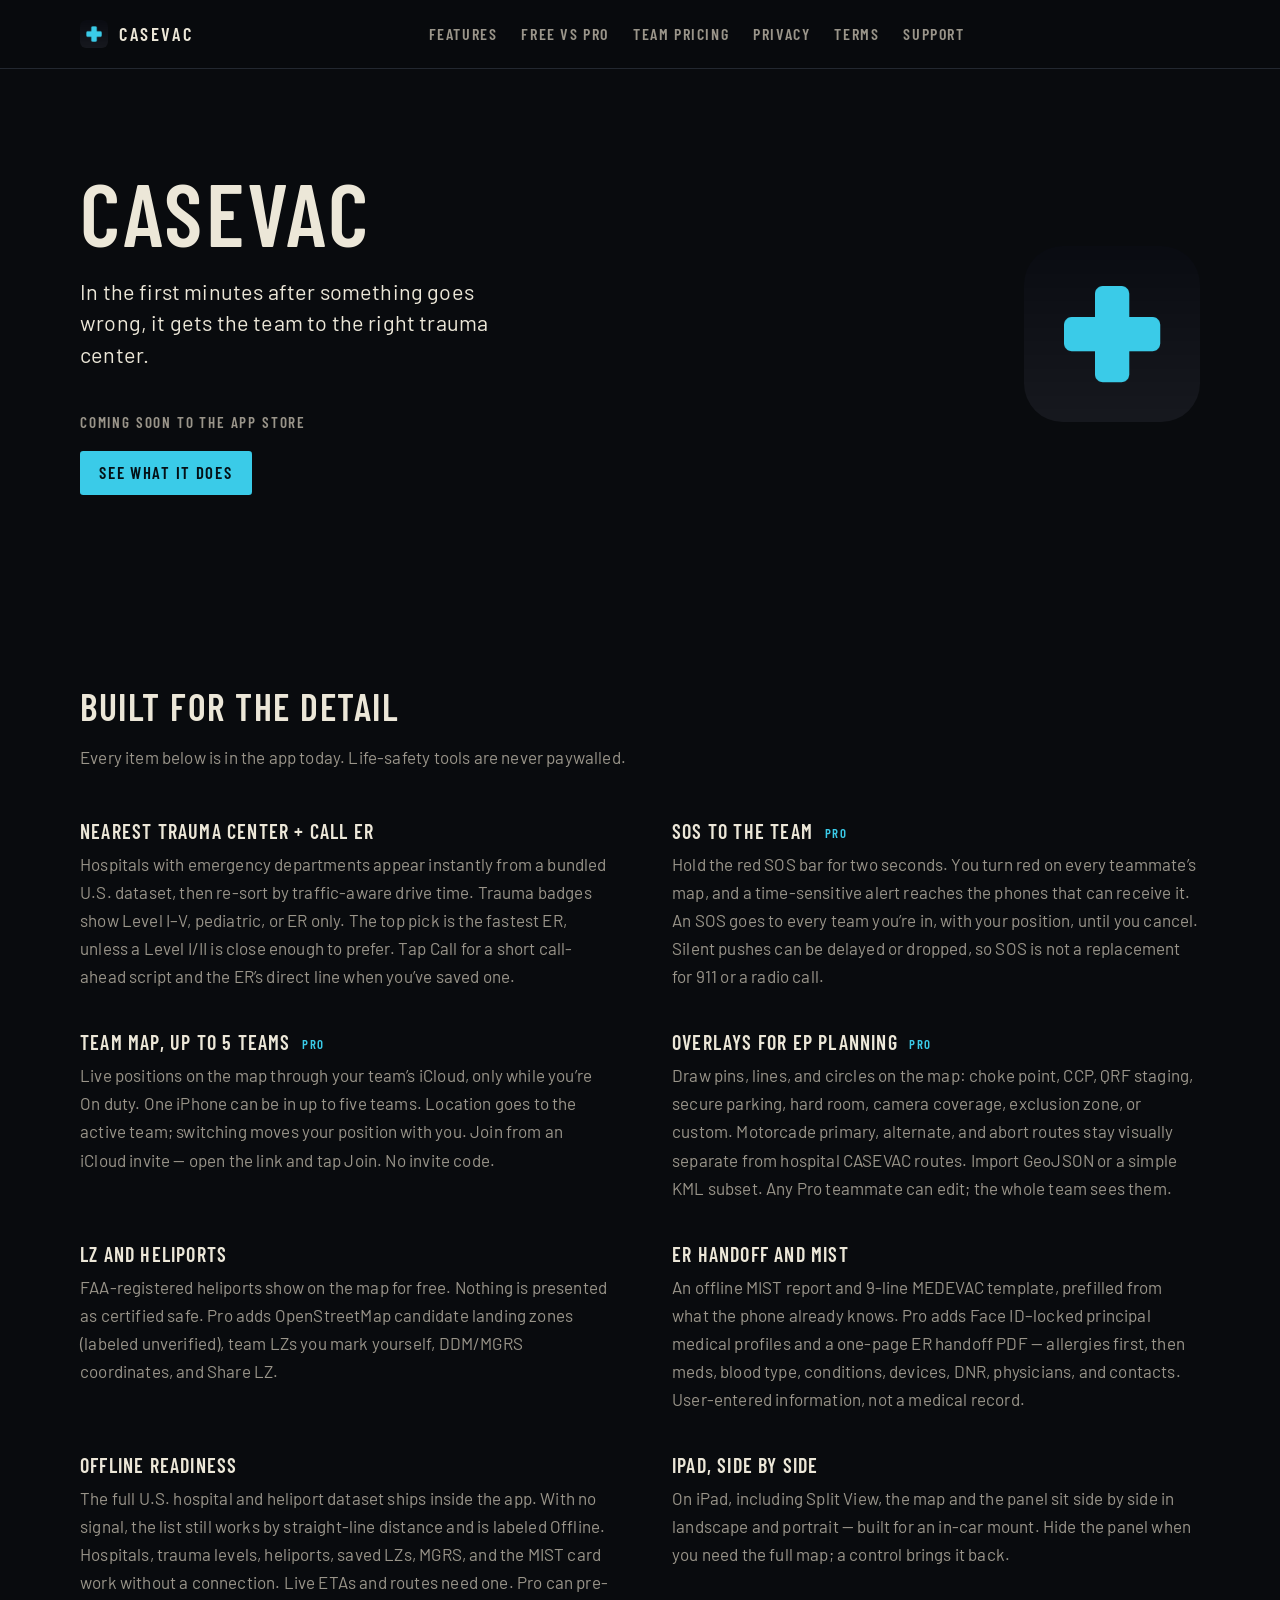
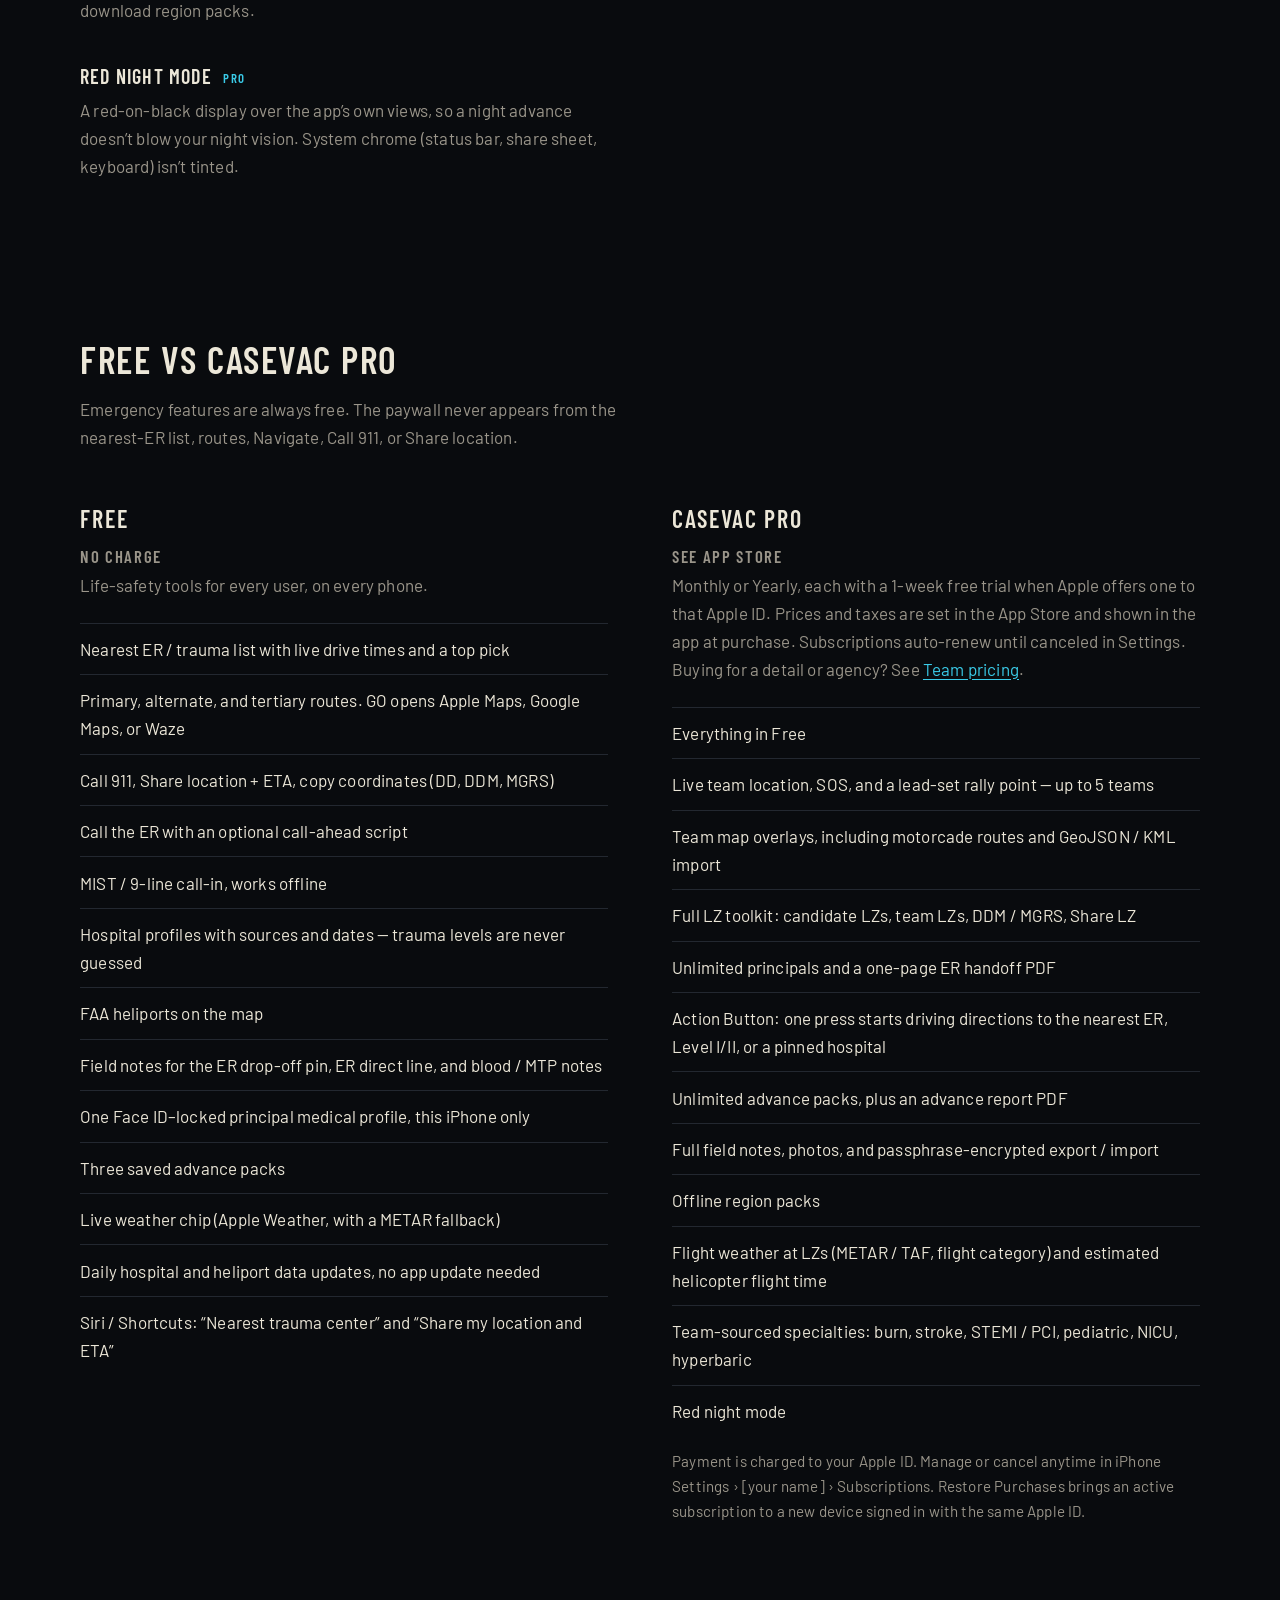
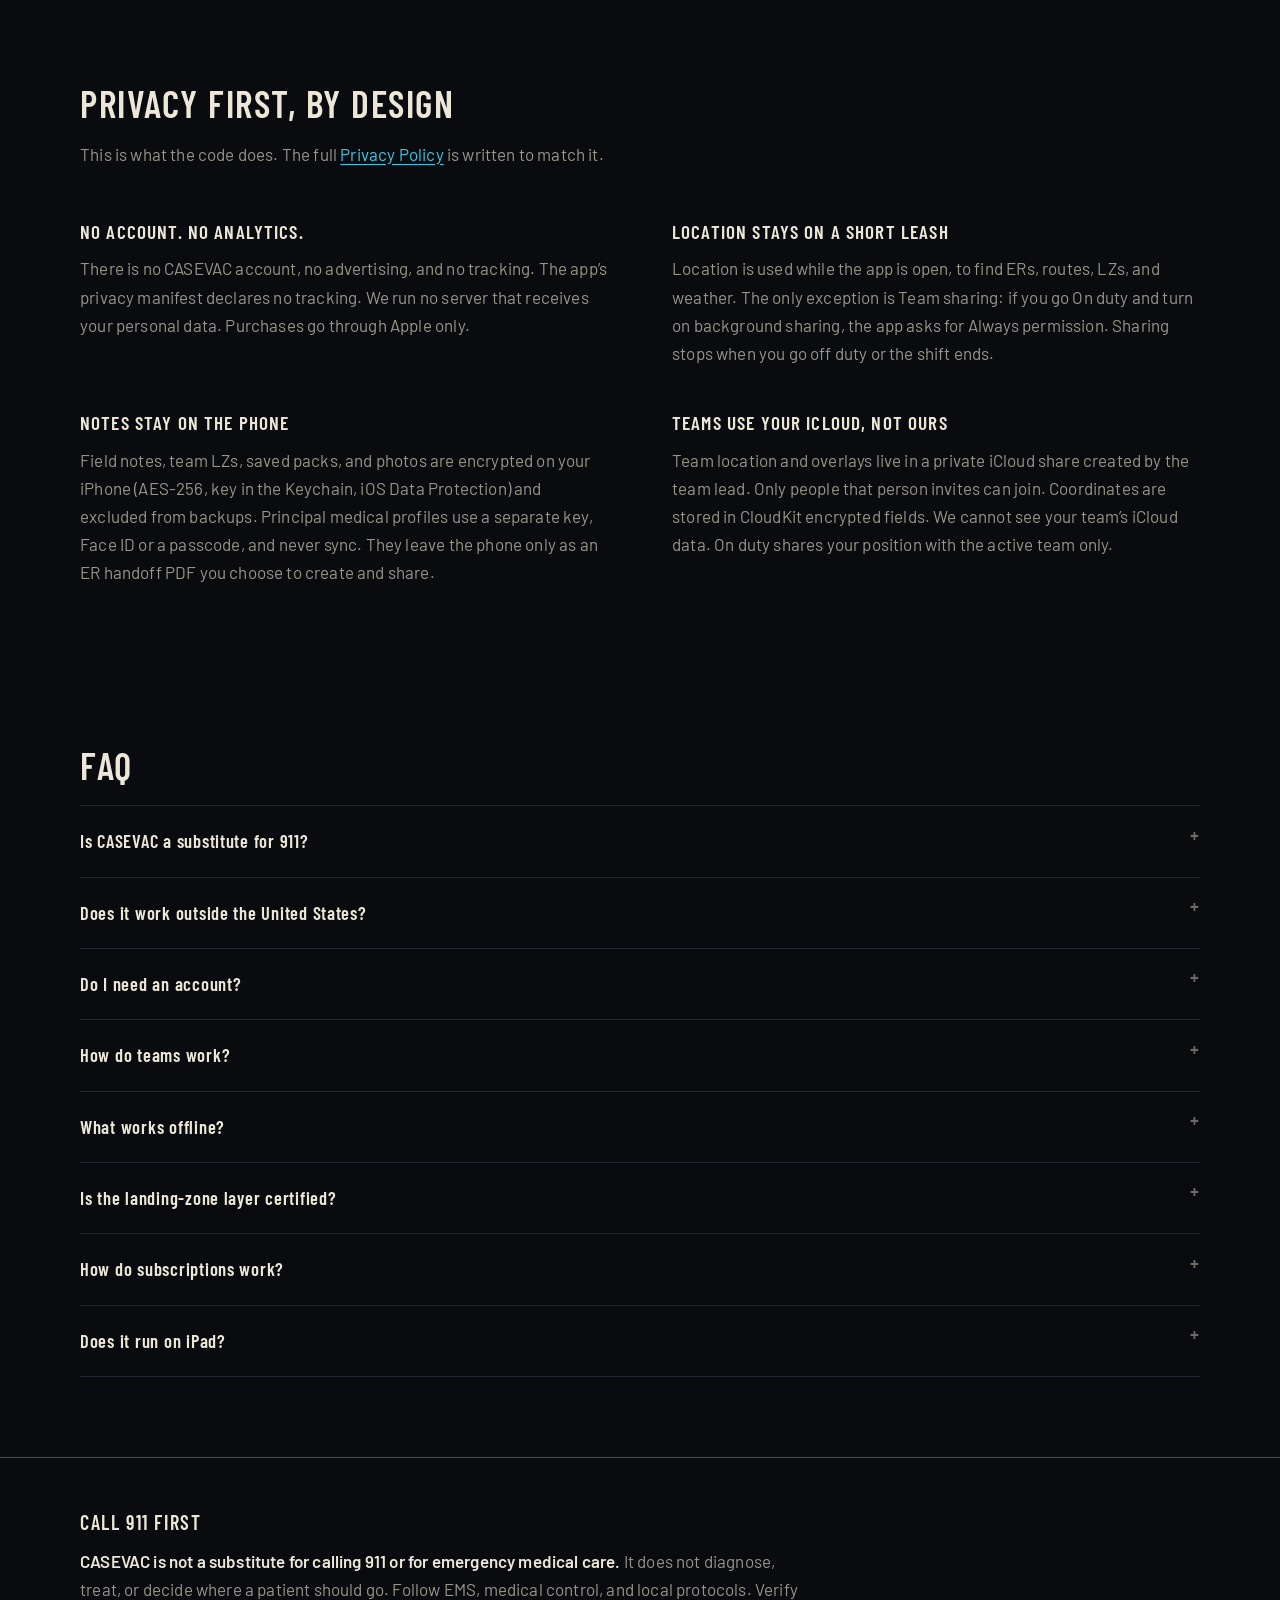
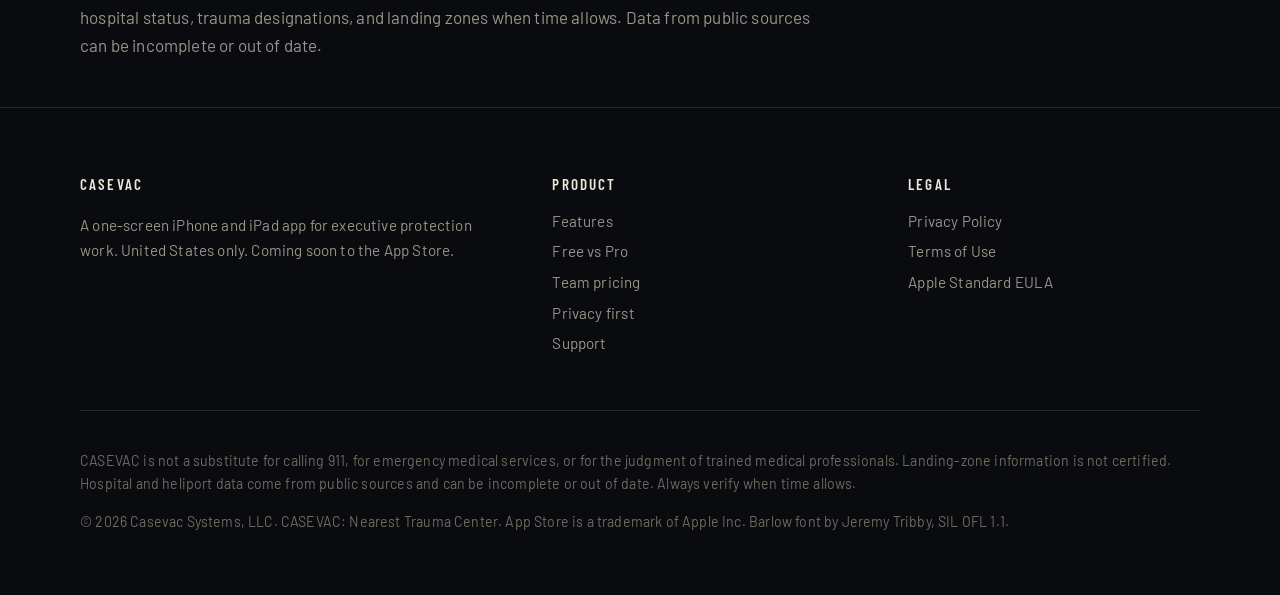
<file: index.html>
<!DOCTYPE html>
<html lang="en">
<head>
  <meta charset="utf-8">
  <meta name="viewport" content="width=device-width, initial-scale=1">
  <title>CASEVAC: Nearest Trauma Center</title>
  <meta name="description" content="CASEVAC is a US-only iPhone and iPad app for executive protection teams. It finds the nearest trauma center, routes the team, and keeps life-safety tools free.">
  <meta name="author" content="Casevac Systems, LLC">
  <meta name="theme-color" content="#090b0e">
  <meta property="og:title" content="CASEVAC: Nearest Trauma Center">
  <meta property="og:description" content="When something goes wrong, get the team to the right trauma center. A field tool for executive protection. United States only.">
  <meta property="og:image" content="img/app-icon.png">
  <meta property="og:type" content="website">
  <link rel="icon" href="img/favicon.ico" sizes="any">
  <link rel="icon" type="image/png" href="img/favicon-32.png" sizes="32x32">
  <link rel="apple-touch-icon" href="img/apple-touch-icon.png">
  <link rel="stylesheet" href="css/styles.css">
  <script type="application/ld+json">
  {"@context":"https://schema.org","@type":"Organization","name":"Casevac Systems, LLC","url":"https://casevac.app/","email":"support@casevac.app","address":{"@type":"PostalAddress","streetAddress":"4245 N Central Expy, Ste 492","addressLocality":"Dallas","addressRegion":"TX","postalCode":"75205-4231","addressCountry":"US"}}
  </script>
</head>
<body>
  <a class="skip" href="#main">Skip to content</a>
  <header class="site-header">
    <div class="wrap bar">
      <a class="brand" href="index.html">
        <img src="img/app-icon.png" width="32" height="32" alt="">
        <span class="brand-name">CASEVAC</span>
      </a>
      <nav class="nav-desktop" aria-label="Primary">
          <a href="index.html#features">Features</a>
          <a href="index.html#pro">Free vs Pro</a>
          <a href="teams.html">Team pricing</a>
          <a href="privacy.html">Privacy</a>
          <a href="terms.html">Terms</a>
          <a href="support.html">Support</a>
      </nav>
      <details class="site-nav">
        <summary class="nav-toggle">Menu</summary>
        <nav class="nav-menu" aria-label="Primary">
          <a href="index.html#features">Features</a>
          <a href="index.html#pro">Free vs Pro</a>
          <a href="teams.html">Team pricing</a>
          <a href="privacy.html">Privacy</a>
          <a href="terms.html">Terms</a>
          <a href="support.html">Support</a>
        </nav>
      </details>
    </div>
  </header>

  <main id="main">
    <section class="hero" aria-labelledby="hero-title">
      <div class="wrap hero-grid">
        <div>
          <h1 id="hero-title">CASEVAC</h1>
          <p class="lede">In the first minutes after something goes wrong, it gets the team to the right trauma center.</p>
          <div class="hero-actions">
            <span class="badge">Coming soon to the App Store</span>
            <a class="btn btn-primary" href="#features">See what it does</a>
          </div>
        </div>
        <div class="hero-mark">
          <img src="img/app-icon.png" width="256" height="256" alt="CASEVAC app icon: a cyan medical cross on black">
        </div>
      </div>
    </section>

    <section id="features" aria-labelledby="features-title">
      <div class="wrap">
        <div class="section-head">
          <h2 id="features-title">Built for the detail</h2>
          <p class="section-lead">Every item below is in the app today. Life-safety tools are never paywalled.</p>
        </div>
        <div class="features">
          <article class="feature">
            <h3>Nearest trauma center + Call ER</h3>
            <p>Hospitals with emergency departments appear instantly from a bundled U.S. dataset, then re-sort by traffic-aware drive time. Trauma badges show Level I–V, pediatric, or ER only. The top pick is the fastest ER, unless a Level I/II is close enough to prefer. Tap Call for a short call-ahead script and the ER’s direct line when you’ve saved one.</p>
          </article>
          <article class="feature">
            <h3>SOS to the team <span class="tag">Pro</span></h3>
            <p>Hold the red SOS bar for two seconds. You turn red on every teammate’s map, and a time-sensitive alert reaches the phones that can receive it. An SOS goes to every team you’re in, with your position, until you cancel. Silent pushes can be delayed or dropped, so SOS is not a replacement for 911 or a radio call.</p>
          </article>
          <article class="feature">
            <h3>Team map, up to 5 teams <span class="tag">Pro</span></h3>
            <p>Live positions on the map through your team’s iCloud, only while you’re On duty. One iPhone can be in up to five teams. Location goes to the active team; switching moves your position with you. Join from an iCloud invite — open the link and tap Join. No invite code.</p>
          </article>
          <article class="feature">
            <h3>Overlays for EP planning <span class="tag">Pro</span></h3>
            <p>Draw pins, lines, and circles on the map: choke point, CCP, QRF staging, secure parking, hard room, camera coverage, exclusion zone, or custom. Motorcade primary, alternate, and abort routes stay visually separate from hospital CASEVAC routes. Import GeoJSON or a simple KML subset. Any Pro teammate can edit; the whole team sees them.</p>
          </article>
          <article class="feature">
            <h3>LZ and heliports</h3>
            <p>FAA-registered heliports show on the map for free. Nothing is presented as certified safe. Pro adds OpenStreetMap candidate landing zones (labeled unverified), team LZs you mark yourself, DDM/MGRS coordinates, and Share LZ.</p>
          </article>
          <article class="feature">
            <h3>ER handoff and MIST</h3>
            <p>An offline MIST report and 9-line MEDEVAC template, prefilled from what the phone already knows. Pro adds Face ID–locked principal medical profiles and a one-page ER handoff PDF — allergies first, then meds, blood type, conditions, devices, DNR, physicians, and contacts. User-entered information, not a medical record.</p>
          </article>
          <article class="feature">
            <h3>Offline readiness</h3>
            <p>The full U.S. hospital and heliport dataset ships inside the app. With no signal, the list still works by straight-line distance and is labeled Offline. Hospitals, trauma levels, heliports, saved LZs, MGRS, and the MIST card work without a connection. Live ETAs and routes need one. Pro can pre-download region packs.</p>
          </article>
          <article class="feature">
            <h3>iPad, side by side</h3>
            <p>On iPad, including Split View, the map and the panel sit side by side in landscape and portrait — built for an in-car mount. Hide the panel when you need the full map; a control brings it back.</p>
          </article>
          <article class="feature">
            <h3>Red night mode <span class="tag">Pro</span></h3>
            <p>A red-on-black display over the app’s own views, so a night advance doesn’t blow your night vision. System chrome (status bar, share sheet, keyboard) isn’t tinted.</p>
          </article>
        </div>
      </div>
    </section>

    <section id="pro" aria-labelledby="pro-title">
      <div class="wrap">
        <div class="section-head">
          <h2 id="pro-title">Free vs CASEVAC Pro</h2>
          <p class="section-lead">Emergency features are always free. The paywall never appears from the nearest-ER list, routes, Navigate, Call 911, or Share location.</p>
        </div>
        <div class="plans">
          <article class="plan">
            <header>
              <h3>Free</h3>
              <p class="price">No charge</p>
              <p>Life-safety tools for every user, on every phone.</p>
            </header>
            <ul>
              <li>Nearest ER / trauma list with live drive times and a top pick</li>
              <li>Primary, alternate, and tertiary routes. GO opens Apple Maps, Google Maps, or Waze</li>
              <li>Call 911, Share location + ETA, copy coordinates (DD, DDM, MGRS)</li>
              <li>Call the ER with an optional call-ahead script</li>
              <li>MIST / 9-line call-in, works offline</li>
              <li>Hospital profiles with sources and dates — trauma levels are never guessed</li>
              <li>FAA heliports on the map</li>
              <li>Field notes for the ER drop-off pin, ER direct line, and blood / MTP notes</li>
              <li>One Face ID–locked principal medical profile, this iPhone only</li>
              <li>Three saved advance packs</li>
              <li>Live weather chip (Apple Weather, with a METAR fallback)</li>
              <li>Daily hospital and heliport data updates, no app update needed</li>
              <li>Siri / Shortcuts: “Nearest trauma center” and “Share my location and ETA”</li>
            </ul>
          </article>
          <article class="plan plan--pro">
            <header>
              <h3>CASEVAC Pro</h3>
              <p class="price">See App Store</p>
              <p>Monthly or Yearly, each with a 1-week free trial when Apple offers one to that Apple ID. Prices and taxes are set in the App Store and shown in the app at purchase. Subscriptions auto-renew until canceled in Settings. Buying for a detail or agency? See <a href="teams.html">Team pricing</a>.</p>
            </header>
            <ul>
              <li>Everything in Free</li>
              <li>Live team location, SOS, and a lead-set rally point — up to 5 teams</li>
              <li>Team map overlays, including motorcade routes and GeoJSON / KML import</li>
              <li>Full LZ toolkit: candidate LZs, team LZs, DDM / MGRS, Share LZ</li>
              <li>Unlimited principals and a one-page ER handoff PDF</li>
              <li>Action Button: one press starts driving directions to the nearest ER, Level I/II, or a pinned hospital</li>
              <li>Unlimited advance packs, plus an advance report PDF</li>
              <li>Full field notes, photos, and passphrase-encrypted export / import</li>
              <li>Offline region packs</li>
              <li>Flight weather at LZs (METAR / TAF, flight category) and estimated helicopter flight time</li>
              <li>Team-sourced specialties: burn, stroke, STEMI / PCI, pediatric, NICU, hyperbaric</li>
              <li>Red night mode</li>
            </ul>
            <p class="plan-foot">Payment is charged to your Apple ID. Manage or cancel anytime in iPhone Settings › [your name] › Subscriptions. Restore Purchases brings an active subscription to a new device signed in with the same Apple ID.</p>
          </article>
        </div>
      </div>
    </section>

    <section id="privacy" aria-labelledby="privacy-title">
      <div class="wrap">
        <div class="section-head">
          <h2 id="privacy-title">Privacy first, by design</h2>
          <p class="section-lead">This is what the code does. The full <a href="privacy.html">Privacy Policy</a> is written to match it.</p>
        </div>
        <div class="privacy-grid">
          <article class="p-card">
            <h3>No account. No analytics.</h3>
            <p>There is no CASEVAC account, no advertising, and no tracking. The app’s privacy manifest declares no tracking. We run no server that receives your personal data. Purchases go through Apple only.</p>
          </article>
          <article class="p-card">
            <h3>Location stays on a short leash</h3>
            <p>Location is used while the app is open, to find ERs, routes, LZs, and weather. The only exception is Team sharing: if you go On duty and turn on background sharing, the app asks for Always permission. Sharing stops when you go off duty or the shift ends.</p>
          </article>
          <article class="p-card">
            <h3>Notes stay on the phone</h3>
            <p>Field notes, team LZs, saved packs, and photos are encrypted on your iPhone (AES-256, key in the Keychain, iOS Data Protection) and excluded from backups. Principal medical profiles use a separate key, Face ID or a passcode, and never sync. They leave the phone only as an ER handoff PDF you choose to create and share.</p>
          </article>
          <article class="p-card">
            <h3>Teams use your iCloud, not ours</h3>
            <p>Team location and overlays live in a private iCloud share created by the team lead. Only people that person invites can join. Coordinates are stored in CloudKit encrypted fields. We cannot see your team’s iCloud data. On duty shares your position with the active team only.</p>
          </article>
        </div>
      </div>
    </section>

    <section id="faq" aria-labelledby="faq-title">
      <div class="wrap">
        <div class="section-head">
          <h2 id="faq-title">FAQ</h2>
        </div>
        <div class="faq">
          <details>
            <summary>Is CASEVAC a substitute for 911?</summary>
            <p>No. Call 911 first in an emergency. The app’s Call 911 button opens your phone’s dialer. Team SOS is not a replacement for 911 or a radio call. CASEVAC is not an emergency service and is not a substitute for emergency medical care or the judgment of trained medical professionals.</p>
          </details>
          <details>
            <summary>Does it work outside the United States?</summary>
            <p>No. Hospital, trauma-center, and heliport data are U.S. sources (HIFLD, CMS, FAA, and OpenStreetMap). The app is built for work in the United States.</p>
          </details>
          <details>
            <summary>Do I need an account?</summary>
            <p>No CASEVAC account. Life-safety features work without signing in. Team features need iCloud signed in on the phone, because the team lives in the lead’s iCloud share. Open the invite link and tap Join — there is no invite code.</p>
          </details>
          <details>
            <summary>How do teams work?</summary>
            <p>The lead invites people by the phone number or email of their Apple ID. You can be in up to five teams. On duty shares your position with the active team only. An SOS goes to every team you’re in. A rally point is set by the lead. Overlays can be drawn or imported by any Pro teammate and are visible to the whole team.</p>
          </details>
          <details>
            <summary>What works offline?</summary>
            <p>Hospitals, trauma levels, heliports, saved LZs, MGRS coordinates, and the MIST card work with no signal. The nearest list falls back to straight-line distance and is labeled Offline. Live drive times, routes, weather, and team updates need a connection. Pro can pre-download offline region packs.</p>
          </details>
          <details>
            <summary>Is the landing-zone layer certified?</summary>
            <p>No. Nothing in the LZ layer is presented as certified safe. FAA heliports come from public FAA data. Candidate LZs are unverified open areas from OpenStreetMap. Team LZs are sites you mark. The flight crew always has final authority over whether and where to land.</p>
          </details>
          <details>
            <summary>How do subscriptions work?</summary>
            <p>CASEVAC Pro is an auto-renewing subscription, Monthly or Yearly. The price is shown in the App Store and in the app at the time of purchase — see the App Store for current pricing. The Yearly plan is set up with a 7-day free trial when Apple offers one to that Apple ID. Payment is charged to your Apple ID. Cancel at least 24 hours before the period ends in iPhone Settings › Subscriptions. Apple handles refunds.</p>
          </details>
          <details>
            <summary>Does it run on iPad?</summary>
            <p>Yes. iPhone is portrait. iPad, including Split View, uses a side-by-side map and panel in landscape and portrait. You can hide the panel to use the full map and bring it back when you need the list.</p>
          </details>
        </div>
      </div>
    </section>

    <aside class="disclaimer" aria-labelledby="disc-title">
      <div class="wrap">
        <h2 id="disc-title">Call 911 first</h2>
        <p><strong>CASEVAC is not a substitute for calling 911 or for emergency medical care.</strong> It does not diagnose, treat, or decide where a patient should go. Follow EMS, medical control, and local protocols. Verify hospital status, trauma designations, and landing zones when time allows. Data from public sources can be incomplete or out of date.</p>
      </div>
    </aside>
  </main>

  <footer class="site-footer">
    <div class="wrap foot-grid">
      <div>
        <h2>CASEVAC</h2>
        <p>A one-screen iPhone and iPad app for executive protection work. United States only. Coming soon to the App Store.</p>
      </div>
      <div>
        <h2>Product</h2>
        <ul>
          <li><a href="index.html#features">Features</a></li>
          <li><a href="index.html#pro">Free vs Pro</a></li>
          <li><a href="teams.html">Team pricing</a></li>
          <li><a href="index.html#privacy">Privacy first</a></li>
          <li><a href="support.html">Support</a></li>
        </ul>
      </div>
      <div>
        <h2>Legal</h2>
        <ul>
          <li><a href="privacy.html">Privacy Policy</a></li>
          <li><a href="terms.html">Terms of Use</a></li>
          <li><a href="https://www.apple.com/legal/internet-services/itunes/dev/stdeula/">Apple Standard EULA</a></li>
        </ul>
      </div>
    </div>
    <div class="wrap legal-line">
      <p>CASEVAC is not a substitute for calling 911, for emergency medical services, or for the judgment of trained medical professionals. Landing-zone information is not certified. Hospital and heliport data come from public sources and can be incomplete or out of date. Always verify when time allows.</p>
      <p>© 2026 Casevac Systems, LLC. CASEVAC: Nearest Trauma Center. App Store is a trademark of Apple Inc. Barlow font by Jeremy Tribby, SIL OFL 1.1.</p>
    </div>
  </footer>
</body>
</html>
</file>
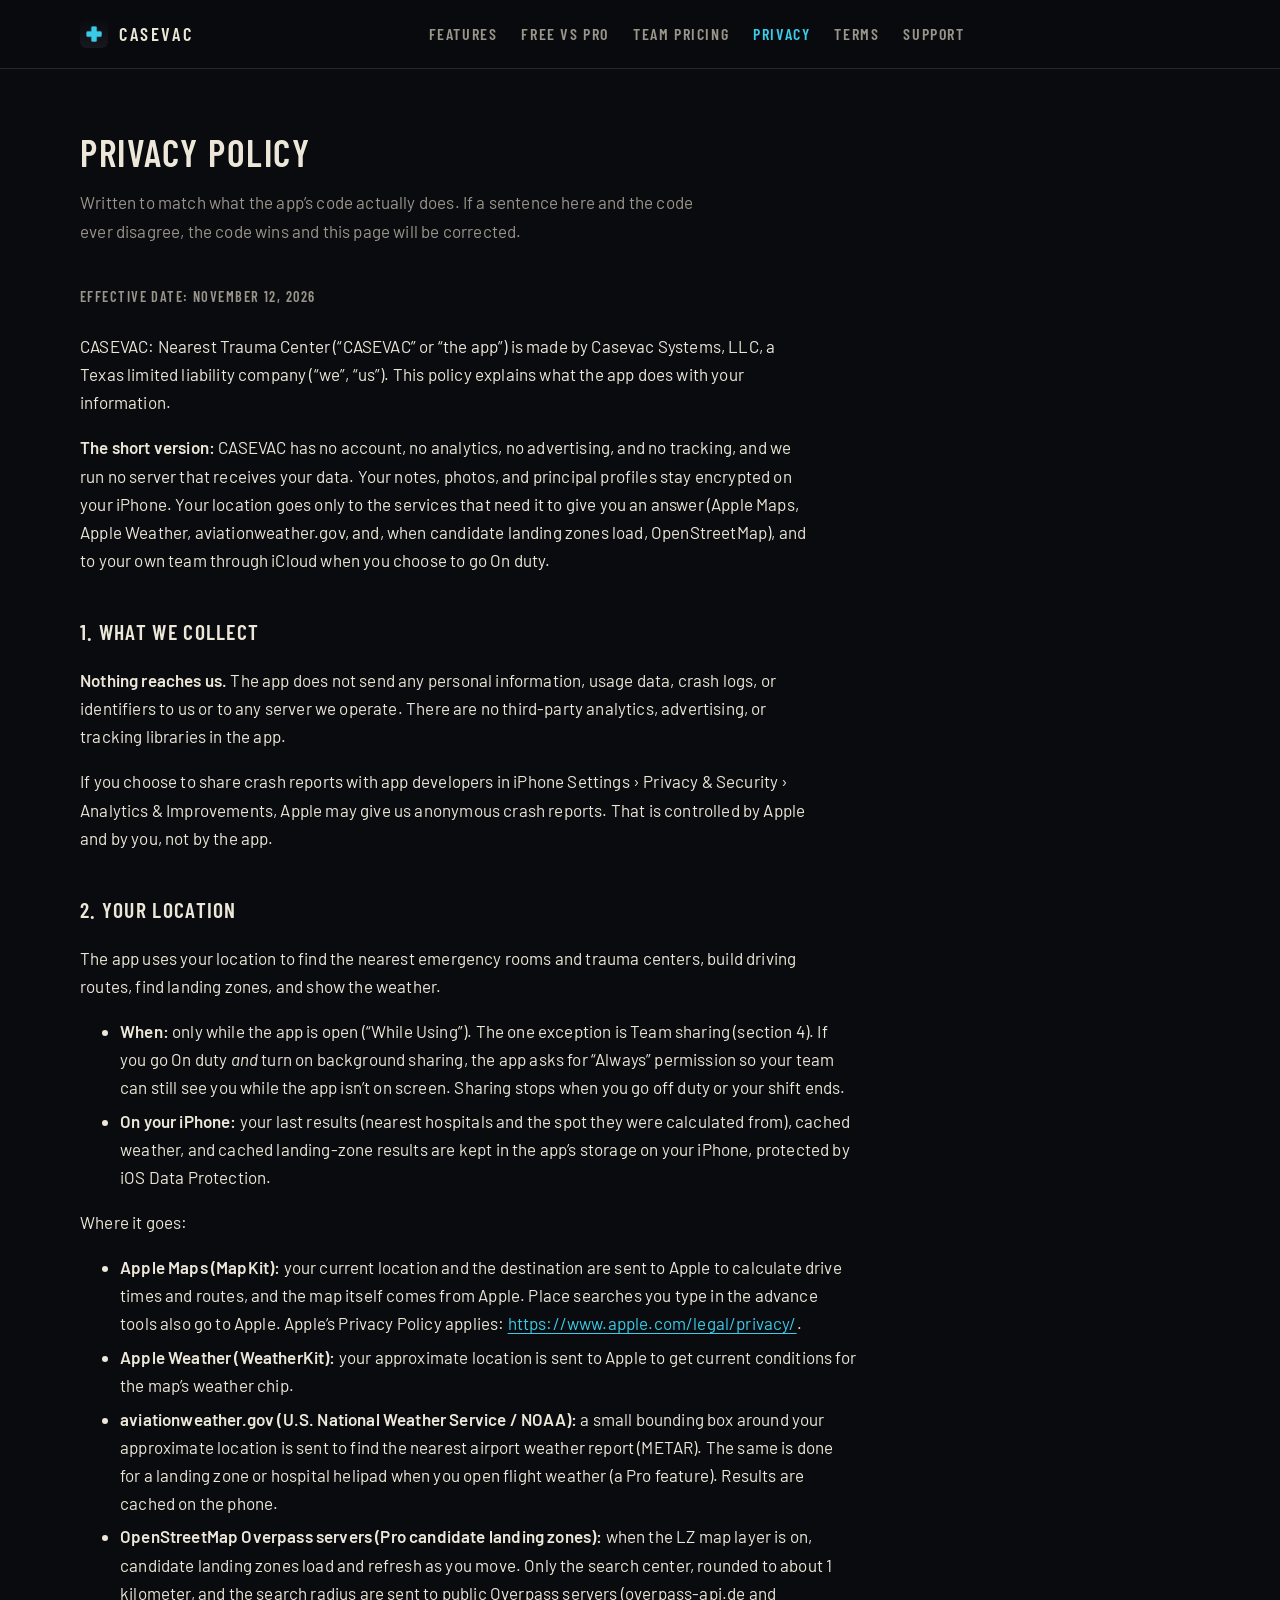
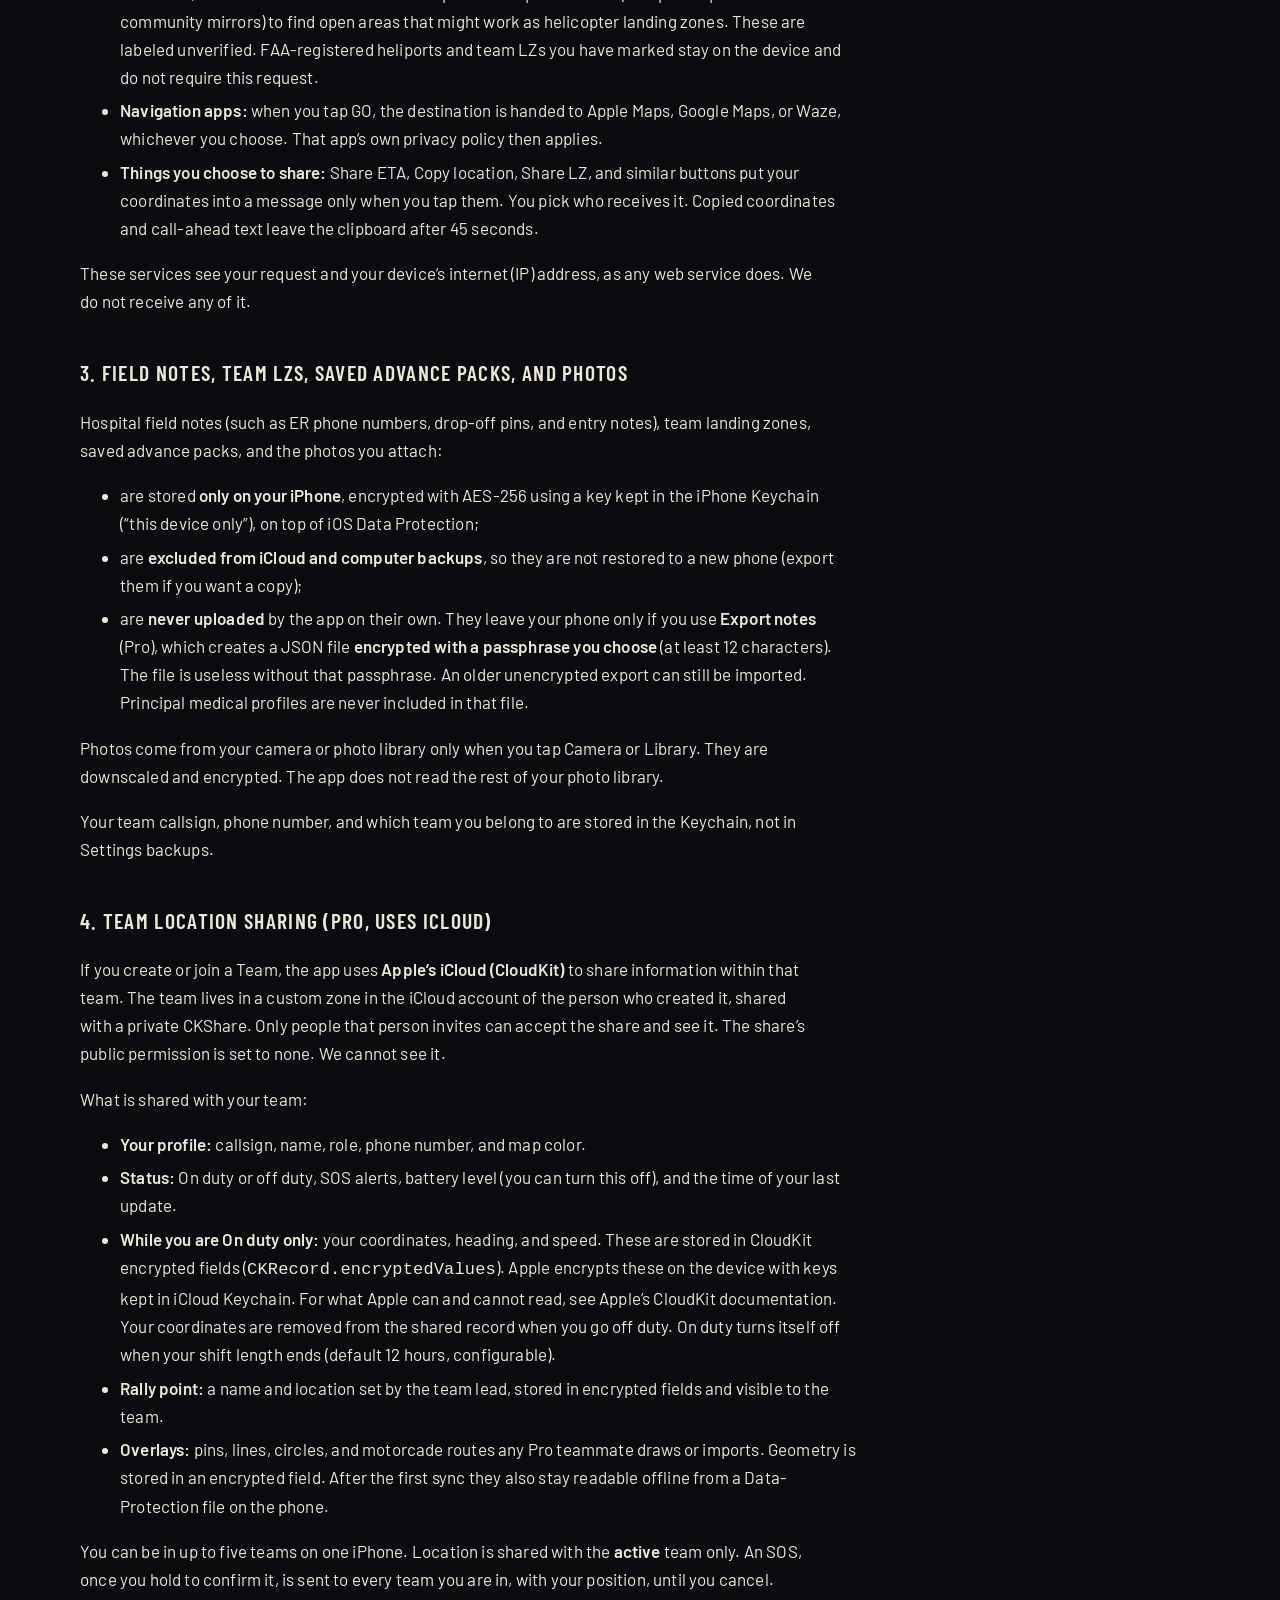
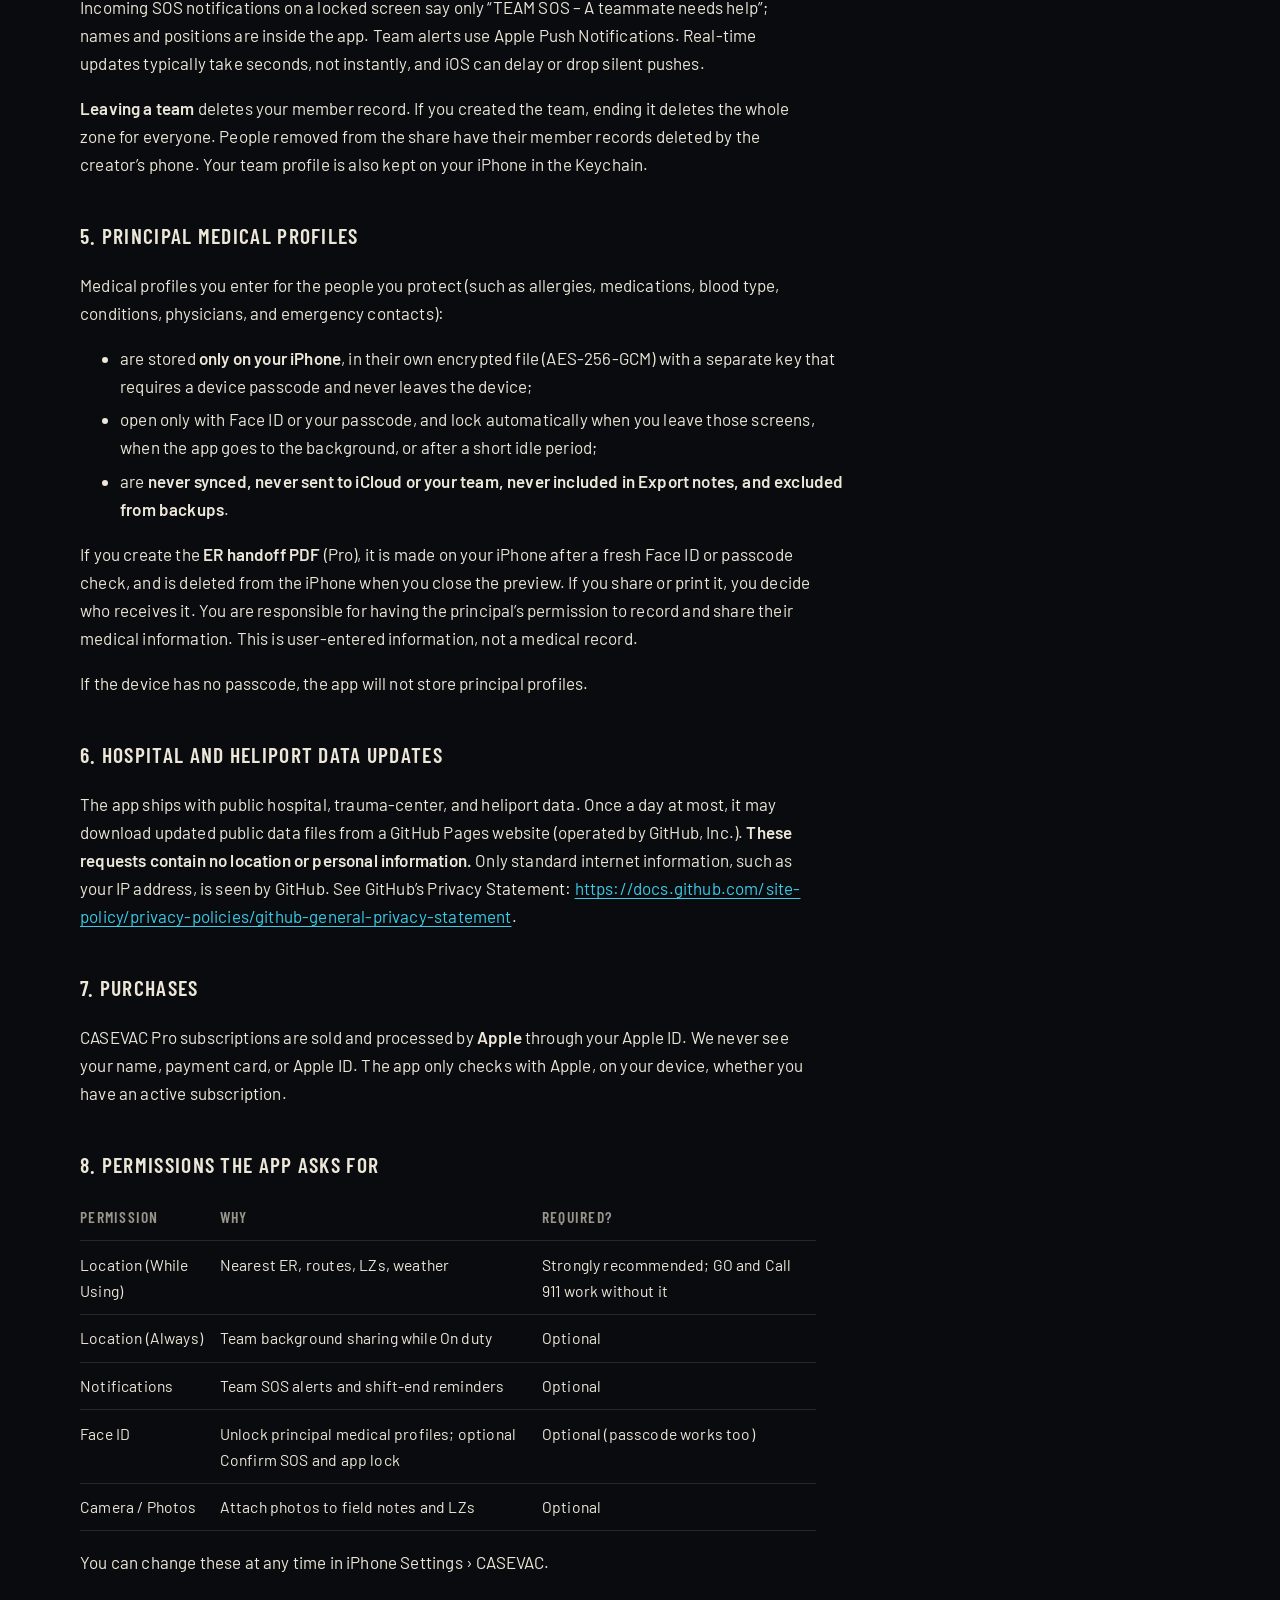
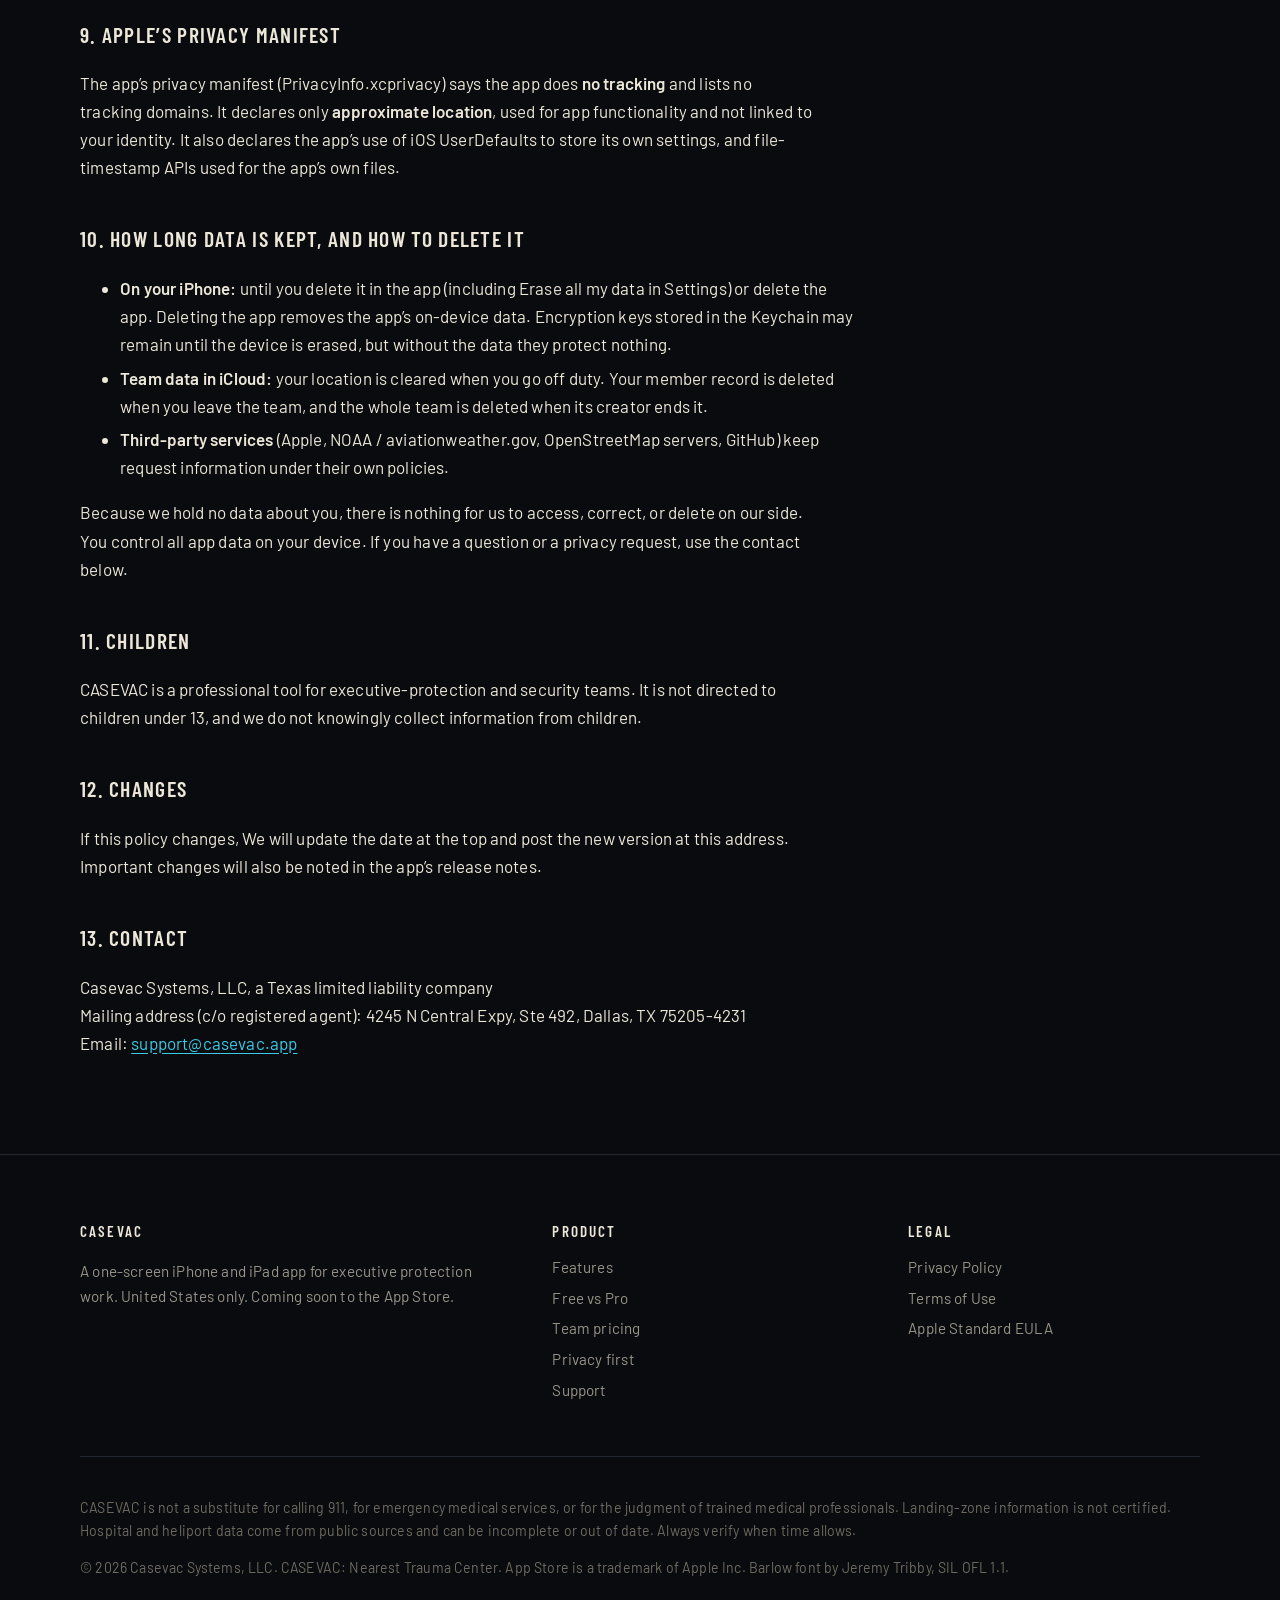
<file: privacy.html>
<!DOCTYPE html>
<html lang="en">
<head>
  <meta charset="utf-8">
  <meta name="viewport" content="width=device-width, initial-scale=1">
  <title>Privacy Policy — CASEVAC</title>
  <meta name="author" content="Casevac Systems, LLC">
  <meta name="description" content="How the CASEVAC app handles location, iCloud team data, WeatherKit, and on-device notes. No tracking, no analytics, no account.">
  <meta name="theme-color" content="#090b0e">
  <link rel="icon" href="img/favicon.ico" sizes="any">
  <link rel="icon" type="image/png" href="img/favicon-32.png" sizes="32x32">
  <link rel="apple-touch-icon" href="img/apple-touch-icon.png">
  <link rel="stylesheet" href="css/styles.css">
</head>
<body>
  <a class="skip" href="#main">Skip to content</a>
  <header class="site-header">
    <div class="wrap bar">
      <a class="brand" href="index.html">
        <img src="img/app-icon.png" width="32" height="32" alt="">
        <span class="brand-name">CASEVAC</span>
      </a>
      <nav class="nav-desktop" aria-label="Primary">
          <a href="index.html#features">Features</a>
          <a href="index.html#pro">Free vs Pro</a>
          <a href="teams.html">Team pricing</a>
          <a href="privacy.html" aria-current="page">Privacy</a>
          <a href="terms.html">Terms</a>
          <a href="support.html">Support</a>
      </nav>
      <details class="site-nav">
        <summary class="nav-toggle">Menu</summary>
        <nav class="nav-menu" aria-label="Primary">
          <a href="index.html#features">Features</a>
          <a href="index.html#pro">Free vs Pro</a>
          <a href="teams.html">Team pricing</a>
          <a href="privacy.html" aria-current="page">Privacy</a>
          <a href="terms.html">Terms</a>
          <a href="support.html">Support</a>
        </nav>
      </details>
    </div>
  </header>

  <main id="main">
    <header class="page-hero">
      <div class="wrap">
        <h1>Privacy Policy</h1>
        <p>Written to match what the app’s code actually does. If a sentence here and the code ever disagree, the code wins and this page will be corrected.</p>
      </div>
    </header>
    <article class="legal wrap">
      <p class="updated">Effective date: November 12, 2026</p>
      <div class="lede-box">
        <p>CASEVAC: Nearest Trauma Center (“CASEVAC” or “the app”) is made by Casevac Systems, LLC, a Texas limited liability company (“we”, “us”). This policy explains what the app does with your information.</p>
        <p><strong>The short version:</strong> CASEVAC has no account, no analytics, no advertising, and no tracking, and we run no server that receives your data. Your notes, photos, and principal profiles stay encrypted on your iPhone. Your location goes only to the services that need it to give you an answer (Apple Maps, Apple Weather, aviationweather.gov, and, when candidate landing zones load, OpenStreetMap), and to your own team through iCloud when you choose to go On duty.</p>
      </div>

      <h2>1. What we collect</h2>
      <p><strong>Nothing reaches us.</strong> The app does not send any personal information, usage data, crash logs, or identifiers to us or to any server we operate. There are no third-party analytics, advertising, or tracking libraries in the app.</p>
      <p>If you choose to share crash reports with app developers in iPhone Settings › Privacy &amp; Security › Analytics &amp; Improvements, Apple may give us anonymous crash reports. That is controlled by Apple and by you, not by the app.</p>

      <h2>2. Your location</h2>
      <p>The app uses your location to find the nearest emergency rooms and trauma centers, build driving routes, find landing zones, and show the weather.</p>
      <ul>
        <li><strong>When:</strong> only while the app is open (“While Using”). The one exception is Team sharing (section 4). If you go On duty <em>and</em> turn on background sharing, the app asks for “Always” permission so your team can still see you while the app isn’t on screen. Sharing stops when you go off duty or your shift ends.</li>
        <li><strong>On your iPhone:</strong> your last results (nearest hospitals and the spot they were calculated from), cached weather, and cached landing-zone results are kept in the app’s storage on your iPhone, protected by iOS Data Protection.</li>
      </ul>
      <p>Where it goes:</p>
      <ul>
        <li><strong>Apple Maps (MapKit):</strong> your current location and the destination are sent to Apple to calculate drive times and routes, and the map itself comes from Apple. Place searches you type in the advance tools also go to Apple. Apple’s Privacy Policy applies: <a href="https://www.apple.com/legal/privacy/">https://www.apple.com/legal/privacy/</a>.</li>
        <li><strong>Apple Weather (WeatherKit):</strong> your approximate location is sent to Apple to get current conditions for the map’s weather chip.</li>
        <li><strong>aviationweather.gov (U.S. National Weather Service / NOAA):</strong> a small bounding box around your approximate location is sent to find the nearest airport weather report (METAR). The same is done for a landing zone or hospital helipad when you open flight weather (a Pro feature). Results are cached on the phone.</li>
        <li><strong>OpenStreetMap Overpass servers (Pro candidate landing zones):</strong> when the LZ map layer is on, candidate landing zones load and refresh as you move. Only the search center, rounded to about 1 kilometer, and the search radius are sent to public Overpass servers (overpass-api.de and community mirrors) to find open areas that might work as helicopter landing zones. These are labeled unverified. FAA-registered heliports and team LZs you have marked stay on the device and do not require this request.</li>
        <li><strong>Navigation apps:</strong> when you tap GO, the destination is handed to Apple Maps, Google Maps, or Waze, whichever you choose. That app’s own privacy policy then applies.</li>
        <li><strong>Things you choose to share:</strong> Share ETA, Copy location, Share LZ, and similar buttons put your coordinates into a message only when you tap them. You pick who receives it. Copied coordinates and call-ahead text leave the clipboard after 45 seconds.</li>
      </ul>
      <p>These services see your request and your device’s internet (IP) address, as any web service does. We do not receive any of it.</p>

      <h2>3. Field notes, team LZs, saved advance packs, and photos</h2>
      <p>Hospital field notes (such as ER phone numbers, drop-off pins, and entry notes), team landing zones, saved advance packs, and the photos you attach:</p>
      <ul>
        <li>are stored <strong>only on your iPhone</strong>, encrypted with AES-256 using a key kept in the iPhone Keychain (“this device only”), on top of iOS Data Protection;</li>
        <li>are <strong>excluded from iCloud and computer backups</strong>, so they are not restored to a new phone (export them if you want a copy);</li>
        <li>are <strong>never uploaded</strong> by the app on their own. They leave your phone only if you use <strong>Export notes</strong> (Pro), which creates a JSON file <strong>encrypted with a passphrase you choose</strong> (at least 12 characters). The file is useless without that passphrase. An older unencrypted export can still be imported. Principal medical profiles are never included in that file.</li>
      </ul>
      <p>Photos come from your camera or photo library only when you tap Camera or Library. They are downscaled and encrypted. The app does not read the rest of your photo library.</p>
      <p>Your team callsign, phone number, and which team you belong to are stored in the Keychain, not in Settings backups.</p>

      <h2>4. Team location sharing (Pro, uses iCloud)</h2>
      <p>If you create or join a Team, the app uses <strong>Apple’s iCloud (CloudKit)</strong> to share information within that team. The team lives in a custom zone in the iCloud account of the person who created it, shared with a private CKShare. Only people that person invites can accept the share and see it. The share’s public permission is set to none. We cannot see it.</p>
      <p>What is shared with your team:</p>
      <ul>
        <li><strong>Your profile:</strong> callsign, name, role, phone number, and map color.</li>
        <li><strong>Status:</strong> On duty or off duty, SOS alerts, battery level (you can turn this off), and the time of your last update.</li>
        <li><strong>While you are On duty only:</strong> your coordinates, heading, and speed. These are stored in CloudKit encrypted fields (<code>CKRecord.encryptedValues</code>). Apple encrypts these on the device with keys kept in iCloud Keychain. For what Apple can and cannot read, see Apple’s CloudKit documentation. Your coordinates are removed from the shared record when you go off duty. On duty turns itself off when your shift length ends (default 12 hours, configurable).</li>
        <li><strong>Rally point:</strong> a name and location set by the team lead, stored in encrypted fields and visible to the team.</li>
        <li><strong>Overlays:</strong> pins, lines, circles, and motorcade routes any Pro teammate draws or imports. Geometry is stored in an encrypted field. After the first sync they also stay readable offline from a Data-Protection file on the phone.</li>
      </ul>
      <p>You can be in up to five teams on one iPhone. Location is shared with the <strong>active</strong> team only. An SOS, once you hold to confirm it, is sent to every team you are in, with your position, until you cancel. Incoming SOS notifications on a locked screen say only “TEAM SOS – A teammate needs help”; names and positions are inside the app. Team alerts use Apple Push Notifications. Real-time updates typically take seconds, not instantly, and iOS can delay or drop silent pushes.</p>
      <p><strong>Leaving a team</strong> deletes your member record. If you created the team, ending it deletes the whole zone for everyone. People removed from the share have their member records deleted by the creator’s phone. Your team profile is also kept on your iPhone in the Keychain.</p>

      <h2>5. Principal medical profiles</h2>
      <p>Medical profiles you enter for the people you protect (such as allergies, medications, blood type, conditions, physicians, and emergency contacts):</p>
      <ul>
        <li>are stored <strong>only on your iPhone</strong>, in their own encrypted file (AES-256-GCM) with a separate key that requires a device passcode and never leaves the device;</li>
        <li>open only with Face ID or your passcode, and lock automatically when you leave those screens, when the app goes to the background, or after a short idle period;</li>
        <li>are <strong>never synced, never sent to iCloud or your team, never included in Export notes, and excluded from backups</strong>.</li>
      </ul>
      <p>If you create the <strong>ER handoff PDF</strong> (Pro), it is made on your iPhone after a fresh Face ID or passcode check, and is deleted from the iPhone when you close the preview. If you share or print it, you decide who receives it. You are responsible for having the principal’s permission to record and share their medical information. This is user-entered information, not a medical record.</p>
      <p>If the device has no passcode, the app will not store principal profiles.</p>

      <h2>6. Hospital and heliport data updates</h2>
      <p>The app ships with public hospital, trauma-center, and heliport data. Once a day at most, it may download updated public data files from a GitHub Pages website (operated by GitHub, Inc.). <strong>These requests contain no location or personal information.</strong> Only standard internet information, such as your IP address, is seen by GitHub. See GitHub’s Privacy Statement: <a href="https://docs.github.com/site-policy/privacy-policies/github-general-privacy-statement">https://docs.github.com/site-policy/privacy-policies/github-general-privacy-statement</a>.</p>

      <h2>7. Purchases</h2>
      <p>CASEVAC Pro subscriptions are sold and processed by <strong>Apple</strong> through your Apple ID. We never see your name, payment card, or Apple ID. The app only checks with Apple, on your device, whether you have an active subscription.</p>

      <h2>8. Permissions the app asks for</h2>
      <table>
        <thead>
          <tr><th>Permission</th><th>Why</th><th>Required?</th></tr>
        </thead>
        <tbody>
          <tr><td>Location (While Using)</td><td>Nearest ER, routes, LZs, weather</td><td>Strongly recommended; GO and Call 911 work without it</td></tr>
          <tr><td>Location (Always)</td><td>Team background sharing while On duty</td><td>Optional</td></tr>
          <tr><td>Notifications</td><td>Team SOS alerts and shift-end reminders</td><td>Optional</td></tr>
          <tr><td>Face ID</td><td>Unlock principal medical profiles; optional Confirm SOS and app lock</td><td>Optional (passcode works too)</td></tr>
          <tr><td>Camera / Photos</td><td>Attach photos to field notes and LZs</td><td>Optional</td></tr>
        </tbody>
      </table>
      <p>You can change these at any time in iPhone Settings › CASEVAC.</p>

      <h2>9. Apple’s privacy manifest</h2>
      <p>The app’s privacy manifest (PrivacyInfo.xcprivacy) says the app does <strong>no tracking</strong> and lists no tracking domains. It declares only <strong>approximate location</strong>, used for app functionality and not linked to your identity. It also declares the app’s use of iOS UserDefaults to store its own settings, and file-timestamp APIs used for the app’s own files.</p>

      <h2>10. How long data is kept, and how to delete it</h2>
      <ul>
        <li><strong>On your iPhone:</strong> until you delete it in the app (including Erase all my data in Settings) or delete the app. Deleting the app removes the app’s on-device data. Encryption keys stored in the Keychain may remain until the device is erased, but without the data they protect nothing.</li>
        <li><strong>Team data in iCloud:</strong> your location is cleared when you go off duty. Your member record is deleted when you leave the team, and the whole team is deleted when its creator ends it.</li>
        <li><strong>Third-party services</strong> (Apple, NOAA / aviationweather.gov, OpenStreetMap servers, GitHub) keep request information under their own policies.</li>
      </ul>
      <p>Because we hold no data about you, there is nothing for us to access, correct, or delete on our side. You control all app data on your device. If you have a question or a privacy request, use the contact below.</p>

      <h2>11. Children</h2>
      <p>CASEVAC is a professional tool for executive-protection and security teams. It is not directed to children under 13, and we do not knowingly collect information from children.</p>

      <h2>12. Changes</h2>
      <p>If this policy changes, We will update the date at the top and post the new version at this address. Important changes will also be noted in the app’s release notes.</p>

      <h2>13. Contact</h2>
      <p>Casevac Systems, LLC, a Texas limited liability company<br>
      Mailing address (c/o registered agent): 4245 N Central Expy, Ste 492, Dallas, TX 75205-4231<br>
      Email: <a href="mailto:support@casevac.app">support@casevac.app</a></p>
    </article>
  </main>

  <footer class="site-footer">
    <div class="wrap foot-grid">
      <div>
        <h2>CASEVAC</h2>
        <p>A one-screen iPhone and iPad app for executive protection work. United States only. Coming soon to the App Store.</p>
      </div>
      <div>
        <h2>Product</h2>
        <ul>
          <li><a href="index.html#features">Features</a></li>
          <li><a href="index.html#pro">Free vs Pro</a></li>
          <li><a href="teams.html">Team pricing</a></li>
          <li><a href="index.html#privacy">Privacy first</a></li>
          <li><a href="support.html">Support</a></li>
        </ul>
      </div>
      <div>
        <h2>Legal</h2>
        <ul>
          <li><a href="privacy.html">Privacy Policy</a></li>
          <li><a href="terms.html">Terms of Use</a></li>
          <li><a href="https://www.apple.com/legal/internet-services/itunes/dev/stdeula/">Apple Standard EULA</a></li>
        </ul>
      </div>
    </div>
    <div class="wrap legal-line">
      <p>CASEVAC is not a substitute for calling 911, for emergency medical services, or for the judgment of trained medical professionals. Landing-zone information is not certified. Hospital and heliport data come from public sources and can be incomplete or out of date. Always verify when time allows.</p>
      <p>© 2026 Casevac Systems, LLC. CASEVAC: Nearest Trauma Center. App Store is a trademark of Apple Inc. Barlow font by Jeremy Tribby, SIL OFL 1.1.</p>
    </div>
  </footer>
</body>
</html>
</file>
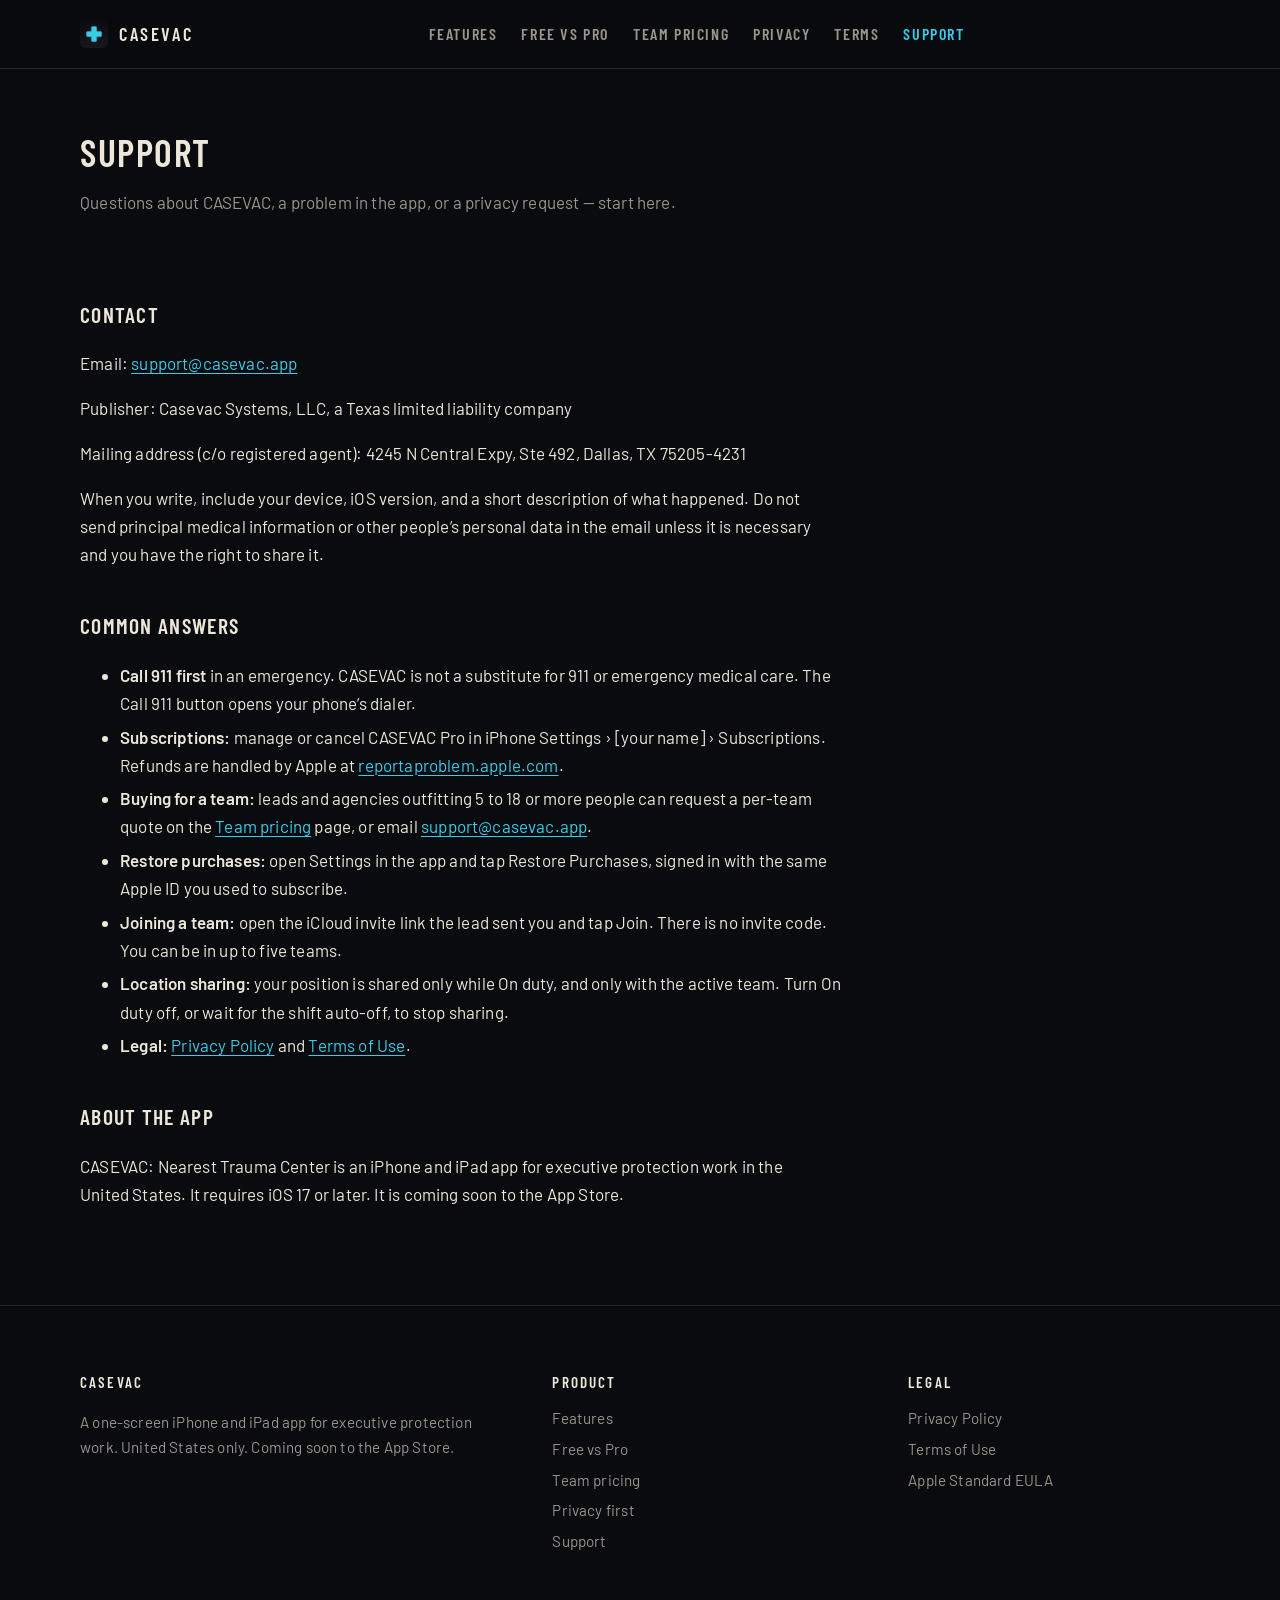
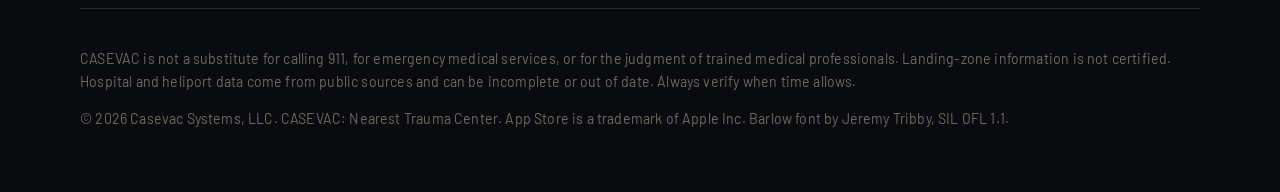
<file: support.html>
<!DOCTYPE html>
<html lang="en">
<head>
  <meta charset="utf-8">
  <meta name="viewport" content="width=device-width, initial-scale=1">
  <title>Support — CASEVAC</title>
  <meta name="author" content="Casevac Systems, LLC">
  <meta name="description" content="Support for the CASEVAC: Nearest Trauma Center iPhone and iPad app.">
  <meta name="theme-color" content="#090b0e">
  <link rel="icon" href="img/favicon.ico" sizes="any">
  <link rel="icon" type="image/png" href="img/favicon-32.png" sizes="32x32">
  <link rel="apple-touch-icon" href="img/apple-touch-icon.png">
  <link rel="stylesheet" href="css/styles.css">
</head>
<body>
  <a class="skip" href="#main">Skip to content</a>
  <header class="site-header">
    <div class="wrap bar">
      <a class="brand" href="index.html">
        <img src="img/app-icon.png" width="32" height="32" alt="">
        <span class="brand-name">CASEVAC</span>
      </a>
      <nav class="nav-desktop" aria-label="Primary">
          <a href="index.html#features">Features</a>
          <a href="index.html#pro">Free vs Pro</a>
          <a href="teams.html">Team pricing</a>
          <a href="privacy.html">Privacy</a>
          <a href="terms.html">Terms</a>
          <a href="support.html" aria-current="page">Support</a>
      </nav>
      <details class="site-nav">
        <summary class="nav-toggle">Menu</summary>
        <nav class="nav-menu" aria-label="Primary">
          <a href="index.html#features">Features</a>
          <a href="index.html#pro">Free vs Pro</a>
          <a href="teams.html">Team pricing</a>
          <a href="privacy.html">Privacy</a>
          <a href="terms.html">Terms</a>
          <a href="support.html" aria-current="page">Support</a>
        </nav>
      </details>
    </div>
  </header>

  <main id="main">
    <header class="page-hero">
      <div class="wrap">
        <h1>Support</h1>
        <p>Questions about CASEVAC, a problem in the app, or a privacy request — start here.</p>
      </div>
    </header>
    <article class="legal wrap">
      <h2>Contact</h2>
      <p>Email: <a href="mailto:support@casevac.app">support@casevac.app</a></p>
      <p>Publisher: Casevac Systems, LLC, a Texas limited liability company</p>
      <p>Mailing address (c/o registered agent): 4245 N Central Expy, Ste 492, Dallas, TX 75205-4231</p>
      <p>When you write, include your device, iOS version, and a short description of what happened. Do not send principal medical information or other people’s personal data in the email unless it is necessary and you have the right to share it.</p>

      <h2>Common answers</h2>
      <ul>
        <li><strong>Call 911 first</strong> in an emergency. CASEVAC is not a substitute for 911 or emergency medical care. The Call 911 button opens your phone’s dialer.</li>
        <li><strong>Subscriptions:</strong> manage or cancel CASEVAC Pro in iPhone Settings › [your name] › Subscriptions. Refunds are handled by Apple at <a href="https://reportaproblem.apple.com">reportaproblem.apple.com</a>.</li>
        <li><strong>Buying for a team:</strong> leads and agencies outfitting 5 to 18 or more people can request a per-team quote on the <a href="teams.html">Team pricing</a> page, or email <a href="mailto:support@casevac.app?subject=CASEVAC%20Team%20Pricing">support@casevac.app</a>.</li>
        <li><strong>Restore purchases:</strong> open Settings in the app and tap Restore Purchases, signed in with the same Apple ID you used to subscribe.</li>
        <li><strong>Joining a team:</strong> open the iCloud invite link the lead sent you and tap Join. There is no invite code. You can be in up to five teams.</li>
        <li><strong>Location sharing:</strong> your position is shared only while On duty, and only with the active team. Turn On duty off, or wait for the shift auto-off, to stop sharing.</li>
        <li><strong>Legal:</strong> <a href="privacy.html">Privacy Policy</a> and <a href="terms.html">Terms of Use</a>.</li>
      </ul>

      <h2>About the app</h2>
      <p>CASEVAC: Nearest Trauma Center is an iPhone and iPad app for executive protection work in the United States. It requires iOS 17 or later. It is coming soon to the App Store.</p>
    </article>
  </main>

  <footer class="site-footer">
    <div class="wrap foot-grid">
      <div>
        <h2>CASEVAC</h2>
        <p>A one-screen iPhone and iPad app for executive protection work. United States only. Coming soon to the App Store.</p>
      </div>
      <div>
        <h2>Product</h2>
        <ul>
          <li><a href="index.html#features">Features</a></li>
          <li><a href="index.html#pro">Free vs Pro</a></li>
          <li><a href="teams.html">Team pricing</a></li>
          <li><a href="index.html#privacy">Privacy first</a></li>
          <li><a href="support.html">Support</a></li>
        </ul>
      </div>
      <div>
        <h2>Legal</h2>
        <ul>
          <li><a href="privacy.html">Privacy Policy</a></li>
          <li><a href="terms.html">Terms of Use</a></li>
          <li><a href="https://www.apple.com/legal/internet-services/itunes/dev/stdeula/">Apple Standard EULA</a></li>
        </ul>
      </div>
    </div>
    <div class="wrap legal-line">
      <p>CASEVAC is not a substitute for calling 911, for emergency medical services, or for the judgment of trained medical professionals. Landing-zone information is not certified. Hospital and heliport data come from public sources and can be incomplete or out of date. Always verify when time allows.</p>
      <p>© 2026 Casevac Systems, LLC. CASEVAC: Nearest Trauma Center. App Store is a trademark of Apple Inc. Barlow font by Jeremy Tribby, SIL OFL 1.1.</p>
    </div>
  </footer>
</body>
</html>
</file>
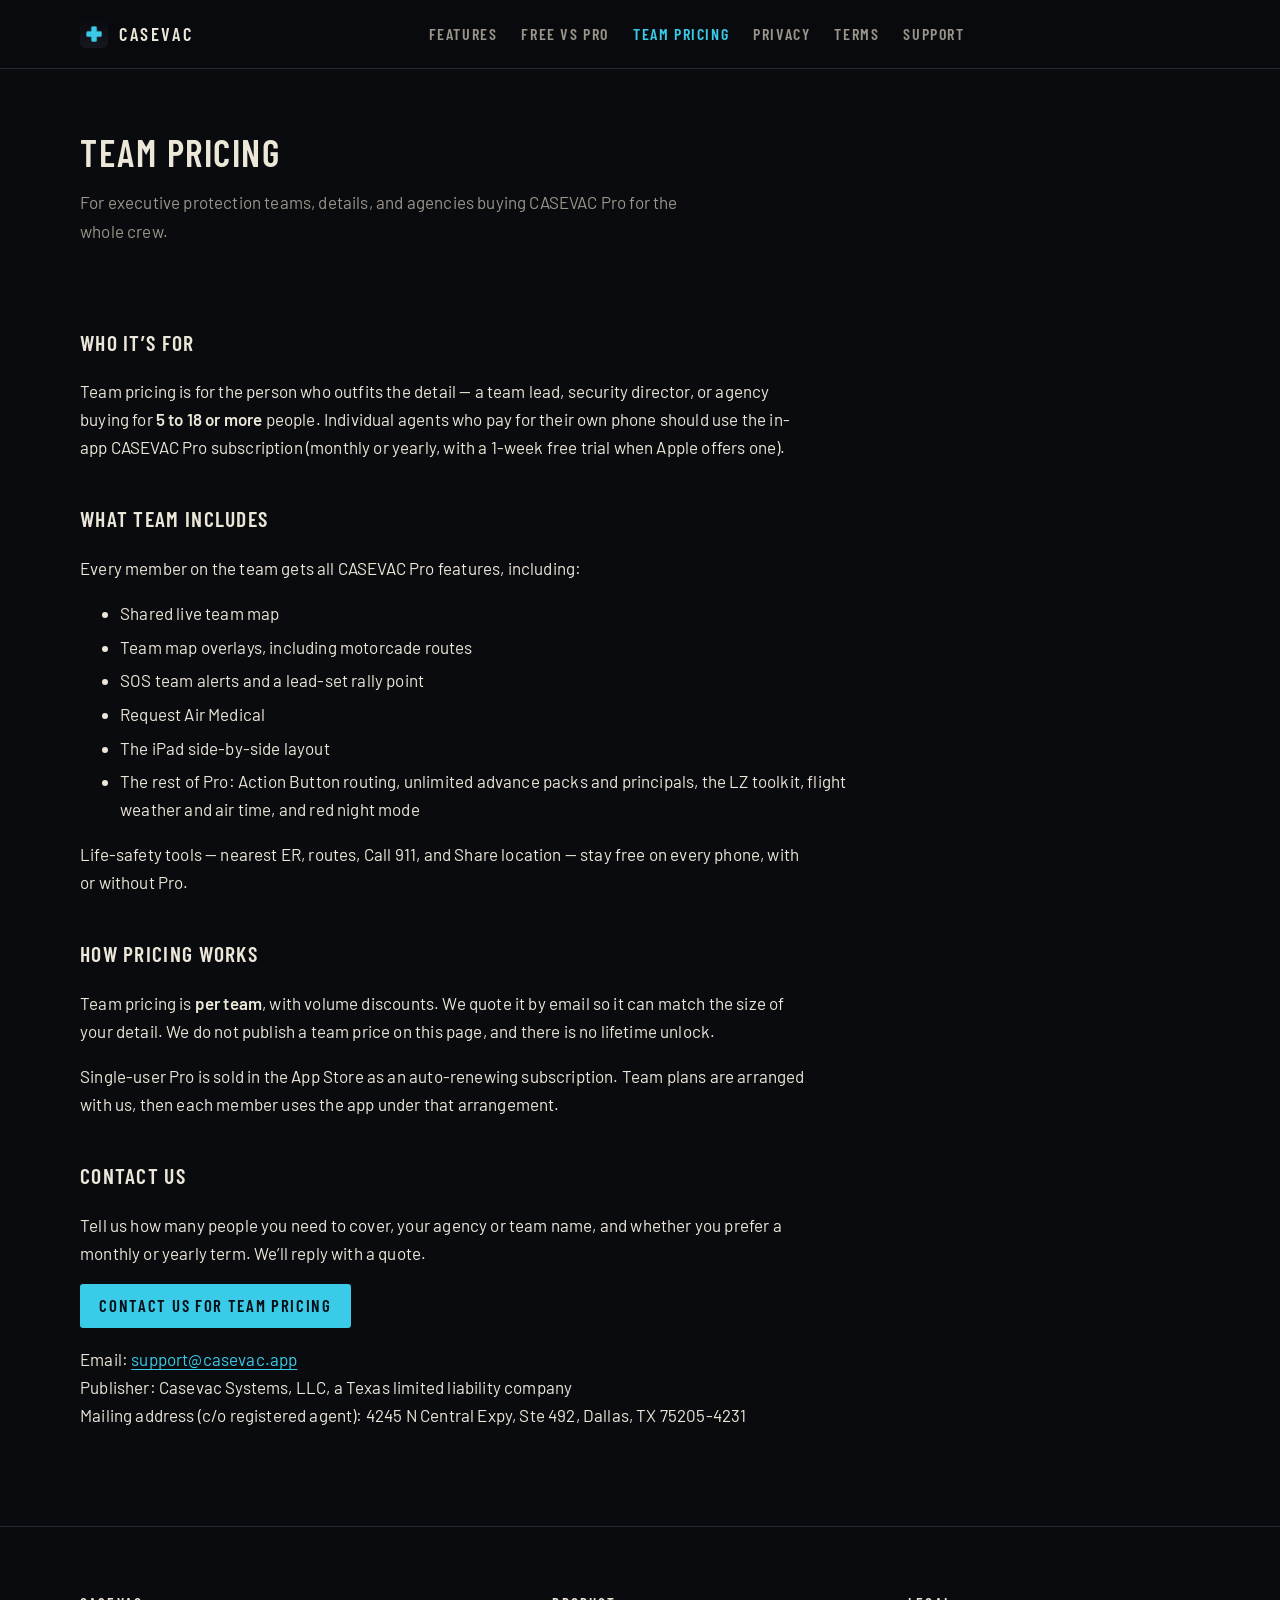
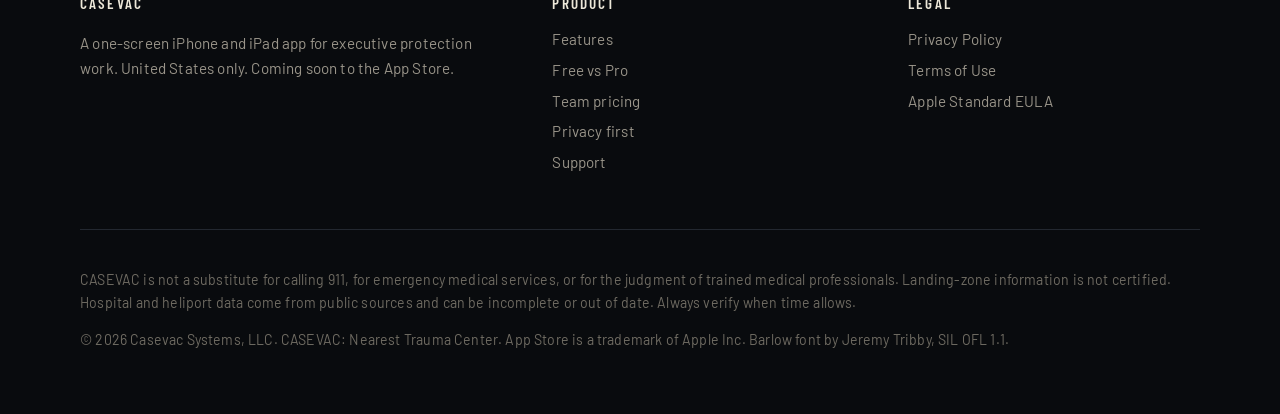
<file: teams.html>
<!DOCTYPE html>
<html lang="en">
<head>
  <meta charset="utf-8">
  <meta name="viewport" content="width=device-width, initial-scale=1">
  <title>Team pricing — CASEVAC</title>
  <meta name="author" content="Casevac Systems, LLC">
  <meta name="description" content="CASEVAC Team pricing for executive protection teams, details, and agencies. Contact Casevac Systems, LLC for a per-team quote.">
  <meta name="theme-color" content="#090b0e">
  <link rel="icon" href="img/favicon.ico" sizes="any">
  <link rel="icon" type="image/png" href="img/favicon-32.png" sizes="32x32">
  <link rel="apple-touch-icon" href="img/apple-touch-icon.png">
  <link rel="stylesheet" href="css/styles.css">
</head>
<body>
  <a class="skip" href="#main">Skip to content</a>
  <header class="site-header">
    <div class="wrap bar">
      <a class="brand" href="index.html">
        <img src="img/app-icon.png" width="32" height="32" alt="">
        <span class="brand-name">CASEVAC</span>
      </a>
      <nav class="nav-desktop" aria-label="Primary">
          <a href="index.html#features">Features</a>
          <a href="index.html#pro">Free vs Pro</a>
          <a href="teams.html" aria-current="page">Team pricing</a>
          <a href="privacy.html">Privacy</a>
          <a href="terms.html">Terms</a>
          <a href="support.html">Support</a>
      </nav>
      <details class="site-nav">
        <summary class="nav-toggle">Menu</summary>
        <nav class="nav-menu" aria-label="Primary">
          <a href="index.html#features">Features</a>
          <a href="index.html#pro">Free vs Pro</a>
          <a href="teams.html" aria-current="page">Team pricing</a>
          <a href="privacy.html">Privacy</a>
          <a href="terms.html">Terms</a>
          <a href="support.html">Support</a>
        </nav>
      </details>
    </div>
  </header>

  <main id="main">
    <header class="page-hero">
      <div class="wrap">
        <h1>Team pricing</h1>
        <p>For executive protection teams, details, and agencies buying CASEVAC Pro for the whole crew.</p>
      </div>
    </header>
    <article class="legal wrap">
      <h2>Who it’s for</h2>
      <p>Team pricing is for the person who outfits the detail — a team lead, security director, or agency buying for <strong>5 to 18 or more</strong> people. Individual agents who pay for their own phone should use the in-app CASEVAC Pro subscription (monthly or yearly, with a 1-week free trial when Apple offers one).</p>

      <h2>What Team includes</h2>
      <p>Every member on the team gets all CASEVAC Pro features, including:</p>
      <ul>
        <li>Shared live team map</li>
        <li>Team map overlays, including motorcade routes</li>
        <li>SOS team alerts and a lead-set rally point</li>
        <li>Request Air Medical</li>
        <li>The iPad side-by-side layout</li>
        <li>The rest of Pro: Action Button routing, unlimited advance packs and principals, the LZ toolkit, flight weather and air time, and red night mode</li>
      </ul>
      <p>Life-safety tools — nearest ER, routes, Call 911, and Share location — stay free on every phone, with or without Pro.</p>

      <h2>How pricing works</h2>
      <p>Team pricing is <strong>per team</strong>, with volume discounts. We quote it by email so it can match the size of your detail. We do not publish a team price on this page, and there is no lifetime unlock.</p>
      <p>Single-user Pro is sold in the App Store as an auto-renewing subscription. Team plans are arranged with us, then each member uses the app under that arrangement.</p>

      <h2>Contact us</h2>
      <p>Tell us how many people you need to cover, your agency or team name, and whether you prefer a monthly or yearly term. We’ll reply with a quote.</p>
      <p><a class="btn btn-primary" href="mailto:support@casevac.app?subject=CASEVAC%20Team%20Pricing">Contact us for team pricing</a></p>
      <p>Email: <a href="mailto:support@casevac.app?subject=CASEVAC%20Team%20Pricing">support@casevac.app</a><br>
      Publisher: Casevac Systems, LLC, a Texas limited liability company<br>
      Mailing address (c/o registered agent): 4245 N Central Expy, Ste 492, Dallas, TX 75205-4231</p>
    </article>
  </main>

  <footer class="site-footer">
    <div class="wrap foot-grid">
      <div>
        <h2>CASEVAC</h2>
        <p>A one-screen iPhone and iPad app for executive protection work. United States only. Coming soon to the App Store.</p>
      </div>
      <div>
        <h2>Product</h2>
        <ul>
          <li><a href="index.html#features">Features</a></li>
          <li><a href="index.html#pro">Free vs Pro</a></li>
          <li><a href="teams.html">Team pricing</a></li>
          <li><a href="index.html#privacy">Privacy first</a></li>
          <li><a href="support.html">Support</a></li>
        </ul>
      </div>
      <div>
        <h2>Legal</h2>
        <ul>
          <li><a href="privacy.html">Privacy Policy</a></li>
          <li><a href="terms.html">Terms of Use</a></li>
          <li><a href="https://www.apple.com/legal/internet-services/itunes/dev/stdeula/">Apple Standard EULA</a></li>
        </ul>
      </div>
    </div>
    <div class="wrap legal-line">
      <p>CASEVAC is not a substitute for calling 911, for emergency medical services, or for the judgment of trained medical professionals. Landing-zone information is not certified. Hospital and heliport data come from public sources and can be incomplete or out of date. Always verify when time allows.</p>
      <p>© 2026 Casevac Systems, LLC. CASEVAC: Nearest Trauma Center. App Store is a trademark of Apple Inc. Barlow font by Jeremy Tribby, SIL OFL 1.1.</p>
    </div>
  </footer>
</body>
</html>
</file>
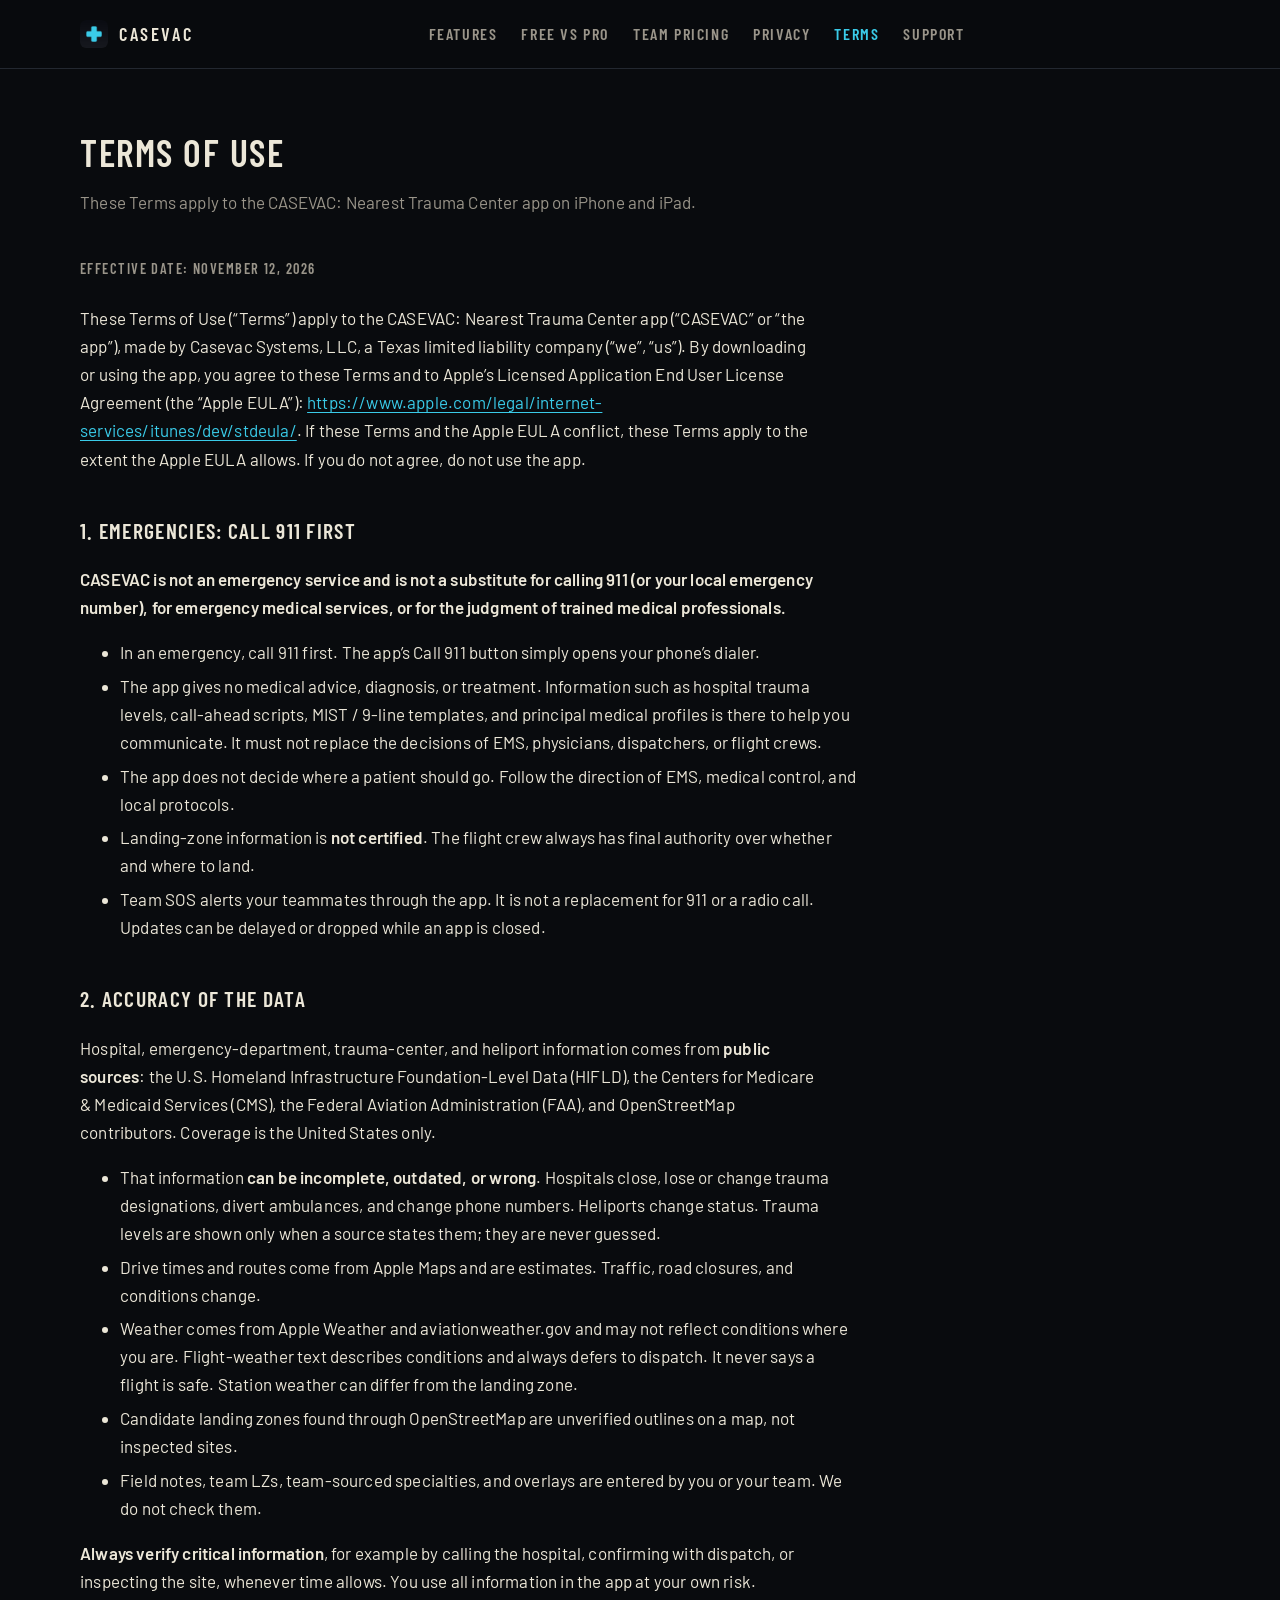
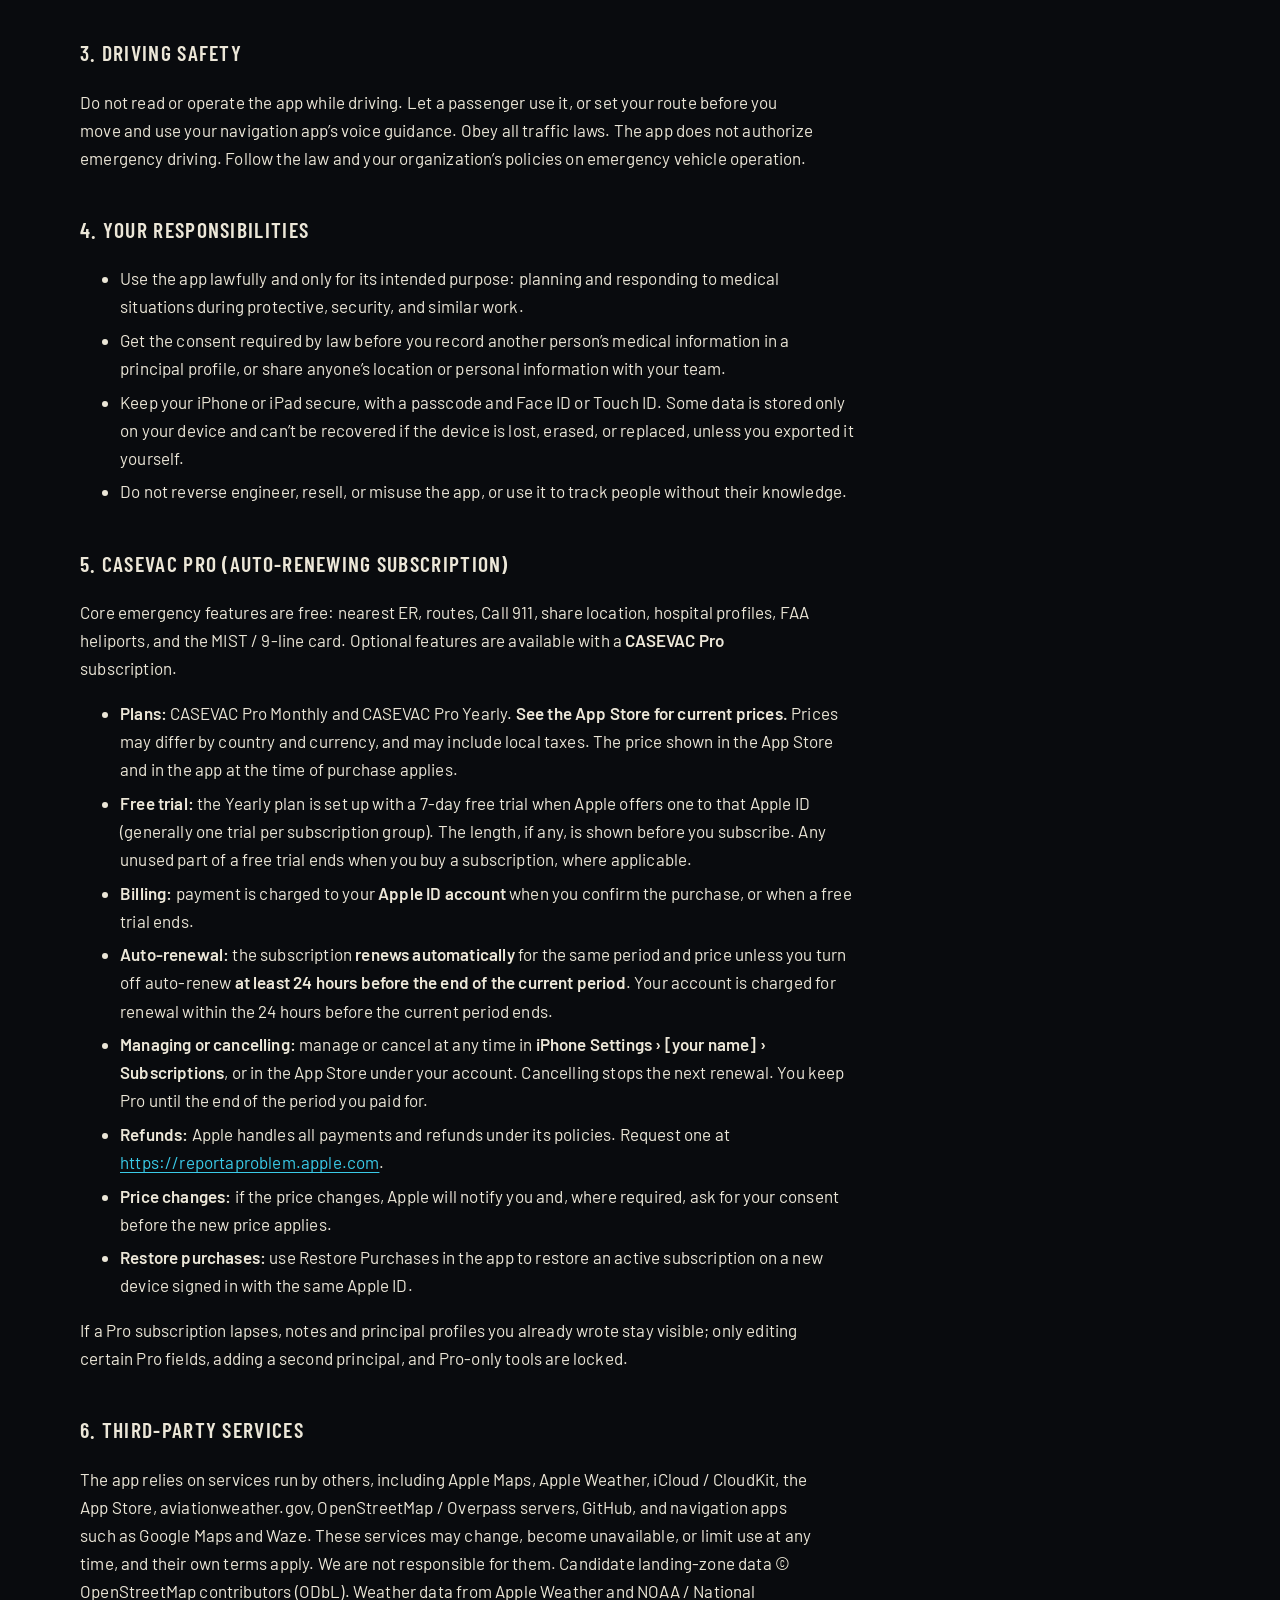
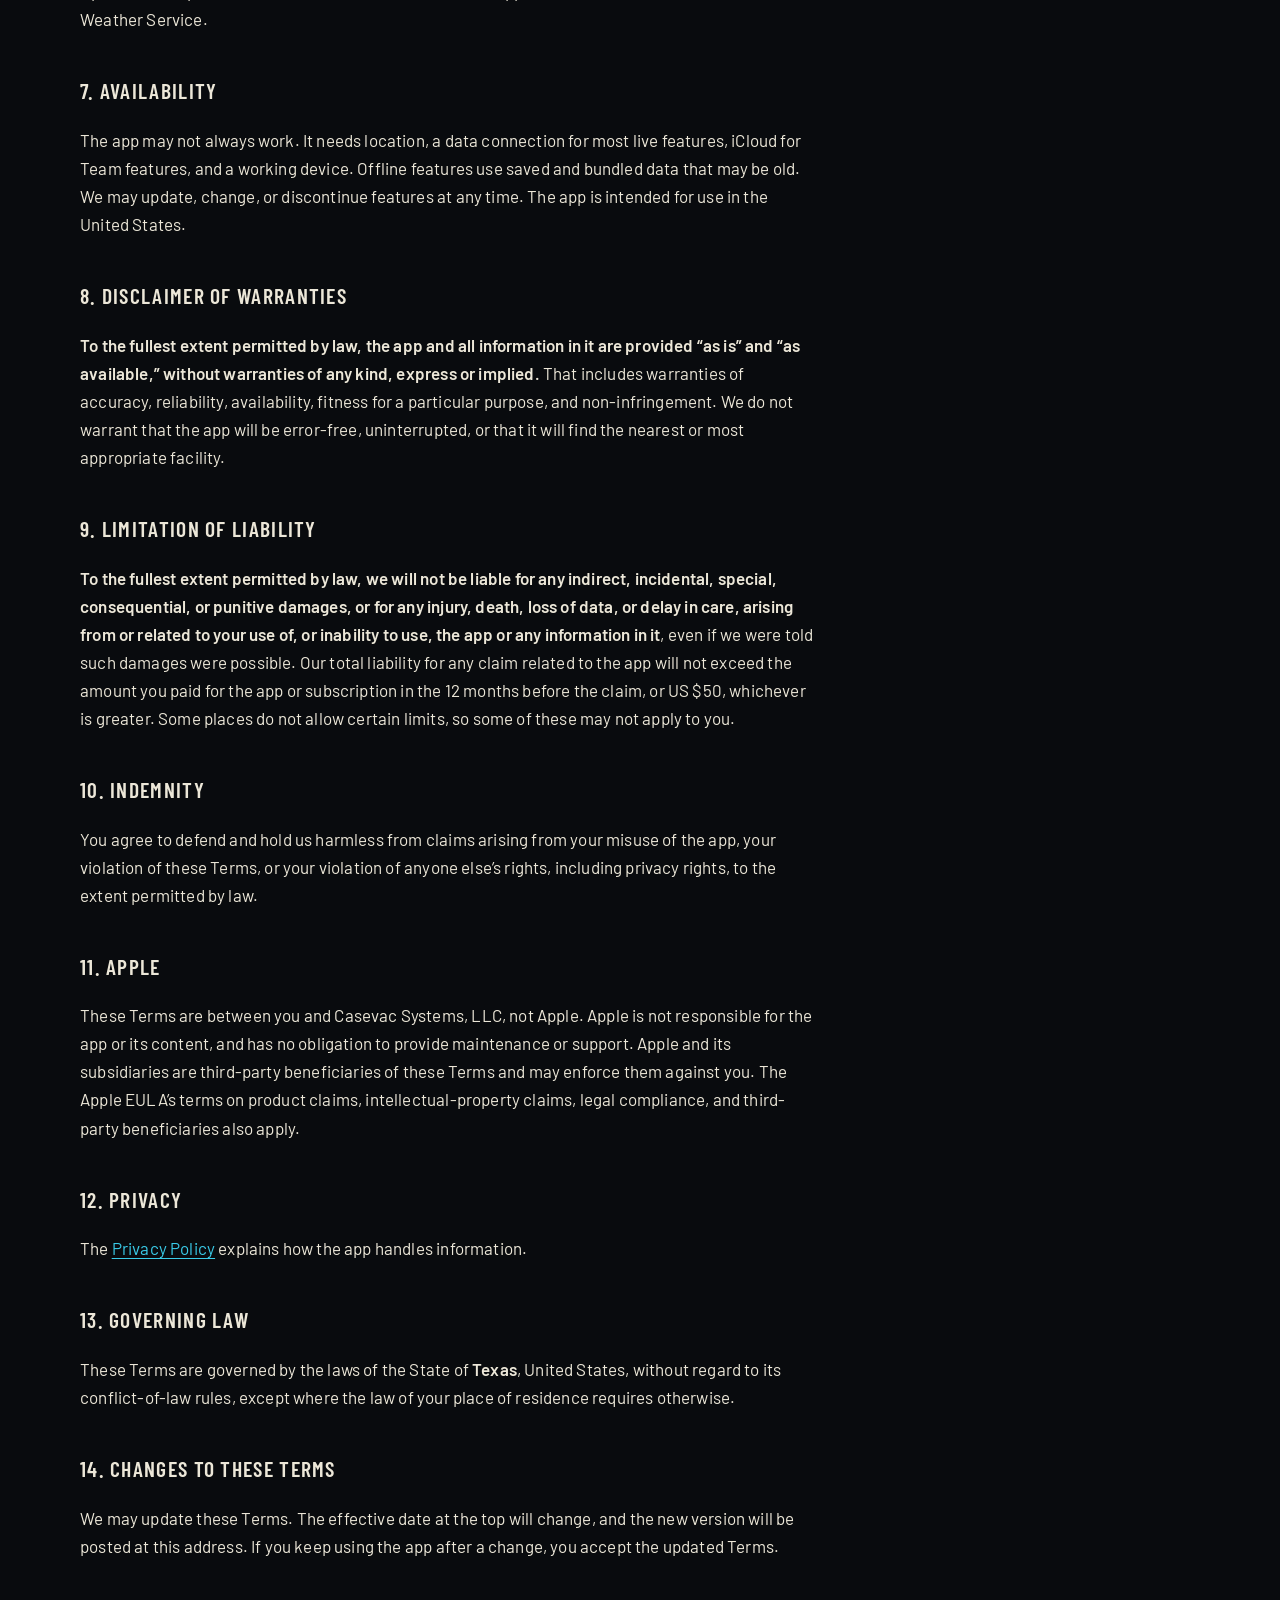
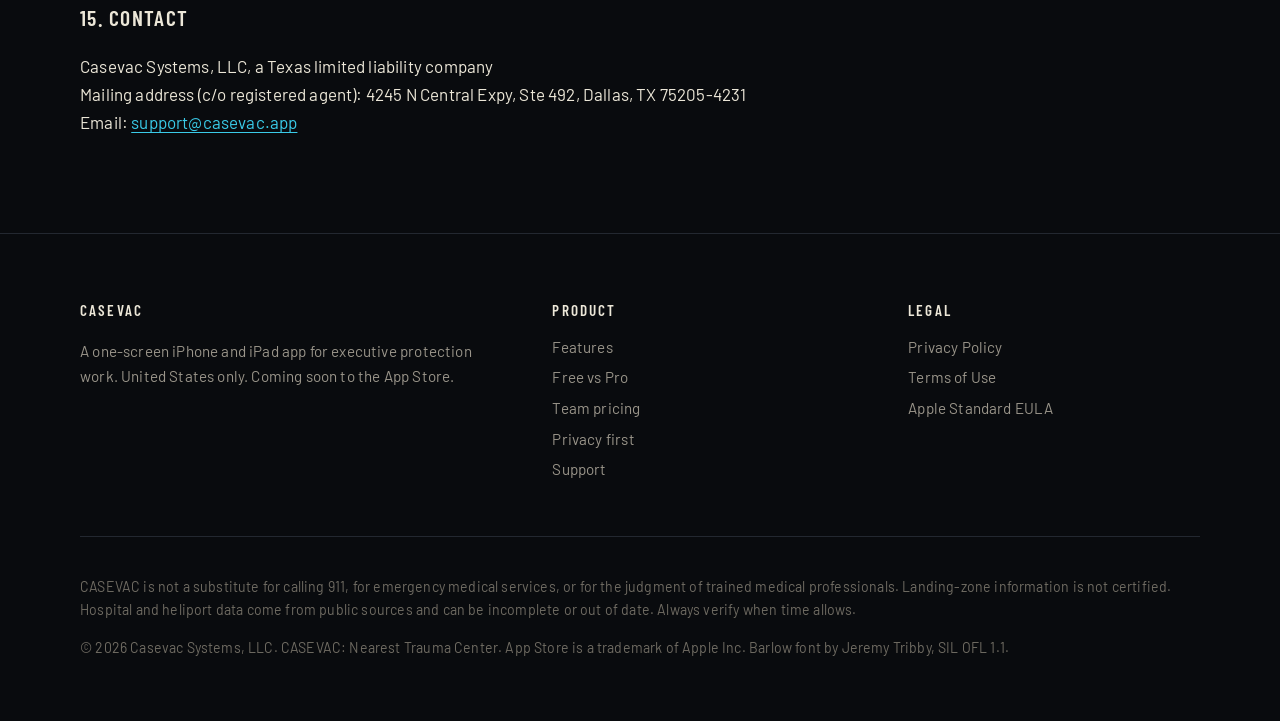
<file: terms.html>
<!DOCTYPE html>
<html lang="en">
<head>
  <meta charset="utf-8">
  <meta name="viewport" content="width=device-width, initial-scale=1">
  <title>Terms of Use — CASEVAC</title>
  <meta name="author" content="Casevac Systems, LLC">
  <meta name="description" content="Terms of Use for the CASEVAC iPhone and iPad app, including Apple’s standard EULA and CASEVAC Pro auto-renewal terms.">
  <meta name="theme-color" content="#090b0e">
  <link rel="icon" href="img/favicon.ico" sizes="any">
  <link rel="icon" type="image/png" href="img/favicon-32.png" sizes="32x32">
  <link rel="apple-touch-icon" href="img/apple-touch-icon.png">
  <link rel="stylesheet" href="css/styles.css">
</head>
<body>
  <a class="skip" href="#main">Skip to content</a>
  <header class="site-header">
    <div class="wrap bar">
      <a class="brand" href="index.html">
        <img src="img/app-icon.png" width="32" height="32" alt="">
        <span class="brand-name">CASEVAC</span>
      </a>
      <nav class="nav-desktop" aria-label="Primary">
          <a href="index.html#features">Features</a>
          <a href="index.html#pro">Free vs Pro</a>
          <a href="teams.html">Team pricing</a>
          <a href="privacy.html">Privacy</a>
          <a href="terms.html" aria-current="page">Terms</a>
          <a href="support.html">Support</a>
      </nav>
      <details class="site-nav">
        <summary class="nav-toggle">Menu</summary>
        <nav class="nav-menu" aria-label="Primary">
          <a href="index.html#features">Features</a>
          <a href="index.html#pro">Free vs Pro</a>
          <a href="teams.html">Team pricing</a>
          <a href="privacy.html">Privacy</a>
          <a href="terms.html" aria-current="page">Terms</a>
          <a href="support.html">Support</a>
        </nav>
      </details>
    </div>
  </header>

  <main id="main">
    <header class="page-hero">
      <div class="wrap">
        <h1>Terms of Use</h1>
        <p>These Terms apply to the CASEVAC: Nearest Trauma Center app on iPhone and iPad.</p>
      </div>
    </header>
    <article class="legal wrap">
      <p class="updated">Effective date: November 12, 2026</p>
      <div class="lede-box">
        <p>These Terms of Use (“Terms”) apply to the CASEVAC: Nearest Trauma Center app (“CASEVAC” or “the app”), made by Casevac Systems, LLC, a Texas limited liability company (“we”, “us”). By downloading or using the app, you agree to these Terms and to Apple’s Licensed Application End User License Agreement (the “Apple EULA”): <a href="https://www.apple.com/legal/internet-services/itunes/dev/stdeula/">https://www.apple.com/legal/internet-services/itunes/dev/stdeula/</a>. If these Terms and the Apple EULA conflict, these Terms apply to the extent the Apple EULA allows. If you do not agree, do not use the app.</p>
      </div>

      <h2>1. Emergencies: call 911 first</h2>
      <p><strong>CASEVAC is not an emergency service and is not a substitute for calling 911 (or your local emergency number), for emergency medical services, or for the judgment of trained medical professionals.</strong></p>
      <ul>
        <li>In an emergency, call 911 first. The app’s Call 911 button simply opens your phone’s dialer.</li>
        <li>The app gives no medical advice, diagnosis, or treatment. Information such as hospital trauma levels, call-ahead scripts, MIST / 9-line templates, and principal medical profiles is there to help you communicate. It must not replace the decisions of EMS, physicians, dispatchers, or flight crews.</li>
        <li>The app does not decide where a patient should go. Follow the direction of EMS, medical control, and local protocols.</li>
        <li>Landing-zone information is <strong>not certified</strong>. The flight crew always has final authority over whether and where to land.</li>
        <li>Team SOS alerts your teammates through the app. It is not a replacement for 911 or a radio call. Updates can be delayed or dropped while an app is closed.</li>
      </ul>

      <h2>2. Accuracy of the data</h2>
      <p>Hospital, emergency-department, trauma-center, and heliport information comes from <strong>public sources</strong>: the U.S. Homeland Infrastructure Foundation-Level Data (HIFLD), the Centers for Medicare &amp; Medicaid Services (CMS), the Federal Aviation Administration (FAA), and OpenStreetMap contributors. Coverage is the United States only.</p>
      <ul>
        <li>That information <strong>can be incomplete, outdated, or wrong</strong>. Hospitals close, lose or change trauma designations, divert ambulances, and change phone numbers. Heliports change status. Trauma levels are shown only when a source states them; they are never guessed.</li>
        <li>Drive times and routes come from Apple Maps and are estimates. Traffic, road closures, and conditions change.</li>
        <li>Weather comes from Apple Weather and aviationweather.gov and may not reflect conditions where you are. Flight-weather text describes conditions and always defers to dispatch. It never says a flight is safe. Station weather can differ from the landing zone.</li>
        <li>Candidate landing zones found through OpenStreetMap are unverified outlines on a map, not inspected sites.</li>
        <li>Field notes, team LZs, team-sourced specialties, and overlays are entered by you or your team. We do not check them.</li>
      </ul>
      <p><strong>Always verify critical information</strong>, for example by calling the hospital, confirming with dispatch, or inspecting the site, whenever time allows. You use all information in the app at your own risk.</p>

      <h2>3. Driving safety</h2>
      <p>Do not read or operate the app while driving. Let a passenger use it, or set your route before you move and use your navigation app’s voice guidance. Obey all traffic laws. The app does not authorize emergency driving. Follow the law and your organization’s policies on emergency vehicle operation.</p>

      <h2>4. Your responsibilities</h2>
      <ul>
        <li>Use the app lawfully and only for its intended purpose: planning and responding to medical situations during protective, security, and similar work.</li>
        <li>Get the consent required by law before you record another person’s medical information in a principal profile, or share anyone’s location or personal information with your team.</li>
        <li>Keep your iPhone or iPad secure, with a passcode and Face ID or Touch ID. Some data is stored only on your device and can’t be recovered if the device is lost, erased, or replaced, unless you exported it yourself.</li>
        <li>Do not reverse engineer, resell, or misuse the app, or use it to track people without their knowledge.</li>
      </ul>

      <h2>5. CASEVAC Pro (auto-renewing subscription)</h2>
      <p>Core emergency features are free: nearest ER, routes, Call 911, share location, hospital profiles, FAA heliports, and the MIST / 9-line card. Optional features are available with a <strong>CASEVAC Pro</strong> subscription.</p>
      <ul>
        <li><strong>Plans:</strong> CASEVAC Pro Monthly and CASEVAC Pro Yearly. <strong>See the App Store for current prices.</strong> Prices may differ by country and currency, and may include local taxes. The price shown in the App Store and in the app at the time of purchase applies.</li>
        <li><strong>Free trial:</strong> the Yearly plan is set up with a 7-day free trial when Apple offers one to that Apple ID (generally one trial per subscription group). The length, if any, is shown before you subscribe. Any unused part of a free trial ends when you buy a subscription, where applicable.</li>
        <li><strong>Billing:</strong> payment is charged to your <strong>Apple ID account</strong> when you confirm the purchase, or when a free trial ends.</li>
        <li><strong>Auto-renewal:</strong> the subscription <strong>renews automatically</strong> for the same period and price unless you turn off auto-renew <strong>at least 24 hours before the end of the current period</strong>. Your account is charged for renewal within the 24 hours before the current period ends.</li>
        <li><strong>Managing or cancelling:</strong> manage or cancel at any time in <strong>iPhone Settings › [your name] › Subscriptions</strong>, or in the App Store under your account. Cancelling stops the next renewal. You keep Pro until the end of the period you paid for.</li>
        <li><strong>Refunds:</strong> Apple handles all payments and refunds under its policies. Request one at <a href="https://reportaproblem.apple.com">https://reportaproblem.apple.com</a>.</li>
        <li><strong>Price changes:</strong> if the price changes, Apple will notify you and, where required, ask for your consent before the new price applies.</li>
        <li><strong>Restore purchases:</strong> use Restore Purchases in the app to restore an active subscription on a new device signed in with the same Apple ID.</li>
      </ul>
      <p>If a Pro subscription lapses, notes and principal profiles you already wrote stay visible; only editing certain Pro fields, adding a second principal, and Pro-only tools are locked.</p>

      <h2>6. Third-party services</h2>
      <p>The app relies on services run by others, including Apple Maps, Apple Weather, iCloud / CloudKit, the App Store, aviationweather.gov, OpenStreetMap / Overpass servers, GitHub, and navigation apps such as Google Maps and Waze. These services may change, become unavailable, or limit use at any time, and their own terms apply. We are not responsible for them. Candidate landing-zone data © OpenStreetMap contributors (ODbL). Weather data from Apple Weather and NOAA / National Weather Service.</p>

      <h2>7. Availability</h2>
      <p>The app may not always work. It needs location, a data connection for most live features, iCloud for Team features, and a working device. Offline features use saved and bundled data that may be old. We may update, change, or discontinue features at any time. The app is intended for use in the United States.</p>

      <h2>8. Disclaimer of warranties</h2>
      <p><strong>To the fullest extent permitted by law, the app and all information in it are provided “as is” and “as available,” without warranties of any kind, express or implied.</strong> That includes warranties of accuracy, reliability, availability, fitness for a particular purpose, and non-infringement. We do not warrant that the app will be error-free, uninterrupted, or that it will find the nearest or most appropriate facility.</p>

      <h2>9. Limitation of liability</h2>
      <p><strong>To the fullest extent permitted by law, we will not be liable for any indirect, incidental, special, consequential, or punitive damages, or for any injury, death, loss of data, or delay in care, arising from or related to your use of, or inability to use, the app or any information in it</strong>, even if we were told such damages were possible. Our total liability for any claim related to the app will not exceed the amount you paid for the app or subscription in the 12 months before the claim, or US $50, whichever is greater. Some places do not allow certain limits, so some of these may not apply to you.</p>

      <h2>10. Indemnity</h2>
      <p>You agree to defend and hold us harmless from claims arising from your misuse of the app, your violation of these Terms, or your violation of anyone else’s rights, including privacy rights, to the extent permitted by law.</p>

      <h2>11. Apple</h2>
      <p>These Terms are between you and Casevac Systems, LLC, not Apple. Apple is not responsible for the app or its content, and has no obligation to provide maintenance or support. Apple and its subsidiaries are third-party beneficiaries of these Terms and may enforce them against you. The Apple EULA’s terms on product claims, intellectual-property claims, legal compliance, and third-party beneficiaries also apply.</p>

      <h2>12. Privacy</h2>
      <p>The <a href="privacy.html">Privacy Policy</a> explains how the app handles information.</p>

      <h2>13. Governing law</h2>
      <p>These Terms are governed by the laws of the State of <strong>Texas</strong>, United States, without regard to its conflict-of-law rules, except where the law of your place of residence requires otherwise.</p>

      <h2>14. Changes to these Terms</h2>
      <p>We may update these Terms. The effective date at the top will change, and the new version will be posted at this address. If you keep using the app after a change, you accept the updated Terms.</p>

      <h2>15. Contact</h2>
      <p>Casevac Systems, LLC, a Texas limited liability company<br>
      Mailing address (c/o registered agent): 4245 N Central Expy, Ste 492, Dallas, TX 75205-4231<br>
      Email: <a href="mailto:support@casevac.app">support@casevac.app</a></p>
    </article>
  </main>

  <footer class="site-footer">
    <div class="wrap foot-grid">
      <div>
        <h2>CASEVAC</h2>
        <p>A one-screen iPhone and iPad app for executive protection work. United States only. Coming soon to the App Store.</p>
      </div>
      <div>
        <h2>Product</h2>
        <ul>
          <li><a href="index.html#features">Features</a></li>
          <li><a href="index.html#pro">Free vs Pro</a></li>
          <li><a href="teams.html">Team pricing</a></li>
          <li><a href="index.html#privacy">Privacy first</a></li>
          <li><a href="support.html">Support</a></li>
        </ul>
      </div>
      <div>
        <h2>Legal</h2>
        <ul>
          <li><a href="privacy.html">Privacy Policy</a></li>
          <li><a href="terms.html">Terms of Use</a></li>
          <li><a href="https://www.apple.com/legal/internet-services/itunes/dev/stdeula/">Apple Standard EULA</a></li>
        </ul>
      </div>
    </div>
    <div class="wrap legal-line">
      <p>CASEVAC is not a substitute for calling 911, for emergency medical services, or for the judgment of trained medical professionals. Landing-zone information is not certified. Hospital and heliport data come from public sources and can be incomplete or out of date. Always verify when time allows.</p>
      <p>© 2026 Casevac Systems, LLC. CASEVAC: Nearest Trauma Center. App Store is a trademark of Apple Inc. Barlow font by Jeremy Tribby, SIL OFL 1.1.</p>
    </div>
  </footer>
</body>
</html>
</file>
<file: css/styles.css>
@font-face {
  font-family: "Barlow Condensed";
  src: url("../fonts/BarlowCondensed-SemiBold.ttf") format("truetype");
  font-weight: 600;
  font-style: normal;
  font-display: swap;
}
@font-face {
  font-family: "Barlow";
  src: url("../fonts/Barlow-Regular.ttf") format("truetype");
  font-weight: 400;
  font-style: normal;
  font-display: swap;
}
@font-face {
  font-family: "Barlow";
  src: url("../fonts/Barlow-Italic.ttf") format("truetype");
  font-weight: 400;
  font-style: italic;
  font-display: swap;
}
@font-face {
  font-family: "Barlow";
  src: url("../fonts/Barlow-SemiBold.ttf") format("truetype");
  font-weight: 600;
  font-style: normal;
  font-display: swap;
}

/* CASEVAC marketing site
   Type: Barlow Condensed 600 + Barlow 400, SIL OFL 1.1
   Palette: near-black, bone, one accent (icon cyan). Red is reserved for the 911 disclaimer.
*/

:root {
  --bg: #090b0e;
  --bg-2: #101318;
  --line: #232830;
  --ink: #ece7d8;
  --ink-dim: #9a958a;
  --ink-mute: #6f6b62;
  --cyan: #3acbe8;
  --cyan-ink: #041016;
  --red: #e0362e;
  --measure: 70rem;
  --gutter: 1.5rem;
  --header-h: 4.25rem;
  --font-display: "Barlow Condensed", "Arial Narrow", "Franklin Gothic Medium", "Helvetica Neue", sans-serif;
  --font-body: "Barlow", "Helvetica Neue", "Segoe UI", system-ui, sans-serif;
  --space-1: 0.25rem;
  --space-2: 0.5rem;
  --space-3: 1rem;
  --space-4: 1.5rem;
  --space-5: 2.5rem;
  --space-6: 5rem;
  --radius: 0.2rem;
}

*, *::before, *::after { box-sizing: border-box; }
html { scroll-behavior: smooth; }
@media (prefers-reduced-motion: reduce) {
  html { scroll-behavior: auto; }
  *, *::before, *::after { animation: none !important; transition: none !important; }
}

body {
  margin: 0;
  background: var(--bg);
  color: var(--ink);
  font-family: var(--font-body);
  font-size: 1.0625rem;
  line-height: 1.65;
  font-weight: 400;
  letter-spacing: 0.01em;
  -webkit-font-smoothing: antialiased;
  text-rendering: optimizeLegibility;
}

img { max-width: 100%; height: auto; display: block; }
strong, b { font-weight: 600; }
a { color: var(--cyan); text-underline-offset: 0.18em; }
a:hover { color: var(--ink); }
a:focus-visible, button:focus-visible, summary:focus-visible {
  outline: 2px solid var(--cyan);
  outline-offset: 3px;
}

.skip {
  position: absolute;
  left: var(--gutter);
  top: -4rem;
  background: var(--cyan);
  color: var(--cyan-ink);
  font-weight: 600;
  padding: 0.5rem 0.75rem;
  z-index: 100;
}
.skip:focus { top: 0.5rem; }

.wrap {
  width: min(var(--measure), calc(100% - 2 * var(--gutter)));
  margin-inline: auto;
}

/* ---------- Header ---------- */
.site-header {
  position: sticky;
  top: 0;
  z-index: 40;
  background: color-mix(in srgb, var(--bg) 92%, transparent);
  backdrop-filter: blur(16px);
  -webkit-backdrop-filter: blur(16px);
  border-bottom: 1px solid var(--line);
}
.site-header .bar {
  display: flex;
  align-items: center;
  justify-content: space-between;
  gap: var(--space-4);
  min-height: var(--header-h);
}
.brand {
  display: flex;
  align-items: center;
  gap: 0.7rem;
  text-decoration: none;
  color: inherit;
  min-width: 0;
}
.brand img {
  width: 1.75rem;
  height: 1.75rem;
  border-radius: 22%;
  flex-shrink: 0;
}
.brand-name {
  font-family: var(--font-display);
  font-weight: 600;
  font-size: 1.15rem;
  letter-spacing: 0.14em;
  line-height: 1;
  text-transform: uppercase;
}

.nav-toggle { display: none; }
.nav-menu,
.nav-desktop {
  display: flex;
  align-items: center;
  gap: 0.15rem 1.5rem;
}
.nav-menu a,
.nav-desktop a {
  color: var(--ink-dim);
  text-decoration: none;
  font-family: var(--font-display);
  font-weight: 600;
  font-size: 1rem;
  letter-spacing: 0.1em;
  text-transform: uppercase;
}
.nav-menu a:hover,
.nav-desktop a:hover { color: var(--ink); }
.nav-menu a[aria-current="page"],
.nav-desktop a[aria-current="page"] { color: var(--cyan); }

@media (max-width: 720px) {
  .nav-desktop { display: none; }
  .nav-toggle {
    display: block;
    background: none;
    border: 0;
    color: var(--ink);
    font-family: var(--font-display);
    font-weight: 600;
    letter-spacing: 0.12em;
    text-transform: uppercase;
    font-size: 0.95rem;
    padding: 0.45rem 0.15rem 0.45rem 0.6rem;
    cursor: pointer;
  }
  .nav-toggle::-webkit-details-marker, .nav-toggle::marker { display: none; content: ""; }
  .site-nav { position: relative; }
  .nav-menu {
    display: none;
    position: absolute;
    right: 0;
    top: calc(100% + 0.65rem);
    flex-direction: column;
    align-items: stretch;
    min-width: 14rem;
    padding: var(--space-2) 0;
    background: var(--bg-2);
    border: 1px solid var(--line);
    box-shadow: 0 16px 40px rgba(0,0,0,0.45);
  }
  .site-nav[open] .nav-menu { display: flex; }
  .nav-menu a { padding: 0.75rem 1rem; }
}

/* ---------- Hero ---------- */
.hero {
  padding: 4.5rem 0 5rem;
}
@media (min-width: 800px) {
  .hero { padding: 6.5rem 0 7rem; }
}

.hero-grid {
  display: grid;
  gap: var(--space-4);
  align-items: center;
}
.hero-mark { order: -1; }
.hero-mark img {
  width: 5.5rem;
  height: auto;
  border-radius: 22%;
}
@media (min-width: 800px) {
  .hero-grid {
    grid-template-columns: minmax(0, 1fr) auto;
    gap: 5rem;
  }
  .hero-mark { order: 0; justify-self: end; }
  .hero-mark img { width: 11rem; }
}

.hero h1 {
  font-family: var(--font-display);
  font-weight: 600;
  font-size: clamp(3.25rem, 10vw, 5.5rem);
  line-height: 0.9;
  letter-spacing: 0.04em;
  text-transform: uppercase;
  margin: 0 0 var(--space-4);
}
.lede {
  font-size: clamp(1.15rem, 2vw, 1.35rem);
  line-height: 1.45;
  font-weight: 400;
  max-width: 28rem;
  margin: 0 0 var(--space-5);
  color: var(--ink);
}
.hero-actions {
  display: flex;
  flex-direction: column;
  align-items: flex-start;
  gap: var(--space-3);
}
.badge {
  display: inline-flex;
  align-items: center;
  color: var(--ink-dim);
  font-family: var(--font-display);
  font-weight: 600;
  font-size: 0.95rem;
  letter-spacing: 0.12em;
  text-transform: uppercase;
  text-decoration: none;
}
.btn {
  display: inline-flex;
  align-items: center;
  justify-content: center;
  min-height: 2.75rem;
  padding: 0.45rem 1.15rem;
  border-radius: var(--radius);
  font-family: var(--font-display);
  font-weight: 600;
  font-size: 1.05rem;
  letter-spacing: 0.1em;
  text-transform: uppercase;
  text-decoration: none;
  border: 1px solid transparent;
}
.btn-primary {
  background: var(--cyan);
  color: var(--cyan-ink);
}
.btn-primary:hover { background: var(--ink); color: var(--cyan-ink); }


/* ---------- Sections ---------- */
section { padding: var(--space-6) 0; }
.section-head {
  margin-bottom: 3rem;
  max-width: 36rem;
}
.section-head:not(:has(.section-lead)) {
  margin-bottom: 1.25rem;
}
.section-head h2,
.page-hero h1,
.legal h1 {
  font-family: var(--font-display);
  font-weight: 600;
  font-size: clamp(1.85rem, 4vw, 2.35rem);
  line-height: 1.05;
  letter-spacing: 0.04em;
  text-transform: uppercase;
  margin: 0 0 var(--space-3);
}
.section-lead {
  color: var(--ink-dim);
  margin: 0;
  max-width: 36rem;
}

/* Features */
.features {
  display: grid;
  gap: 2.5rem 4rem;
}
@media (min-width: 800px) {
  .features { grid-template-columns: 1fr 1fr; }
}
.feature h3 {
  font-family: var(--font-display);
  font-weight: 600;
  font-size: 1.25rem;
  letter-spacing: 0.06em;
  text-transform: uppercase;
  margin: 0 0 0.45rem;
  line-height: 1.2;
}
.feature p { margin: 0; color: var(--ink-dim); }
.feature .tag {
  display: inline;
  margin-left: 0.4rem;
  font-family: var(--font-display);
  font-size: 0.8rem;
  font-weight: 600;
  letter-spacing: 0.12em;
  text-transform: uppercase;
  color: var(--cyan);
  vertical-align: 0.08em;
}

/* Pricing */
.plans {
  display: grid;
  gap: 3rem 4rem;
  align-items: start;
}
@media (min-width: 760px) {
  .plans { grid-template-columns: 1fr 1fr; }
}
.plan header { margin-bottom: var(--space-4); }
.plan h3 {
  font-family: var(--font-display);
  font-weight: 600;
  font-size: 1.5rem;
  letter-spacing: 0.08em;
  text-transform: uppercase;
  margin: 0 0 0.25rem;
}
.price {
  font-family: var(--font-display);
  font-weight: 600;
  font-size: 1.05rem;
  letter-spacing: 0.1em;
  text-transform: uppercase;
  color: var(--cyan);
  margin: 0 0 0.65rem;
}
.plan header p { margin: 0; color: var(--ink-dim); }
.plan ul {
  list-style: none;
  margin: 0;
  padding: 0;
}
.plan li {
  padding: 0.7rem 0;
  border-top: 1px solid var(--line);
  color: var(--ink);
}
.plan li:last-child { padding-bottom: 0; }
.plan-foot {
  margin: var(--space-4) 0 0;
  color: var(--ink-dim);
  font-size: 0.95rem;
}

/* Privacy first */
.privacy-grid {
  display: grid;
  gap: 2.5rem 4rem;
}
@media (min-width: 700px) {
  .privacy-grid { grid-template-columns: 1fr 1fr; }
}
.p-card h3 {
  font-family: var(--font-display);
  font-weight: 600;
  font-size: 1.2rem;
  letter-spacing: 0.06em;
  text-transform: uppercase;
  margin: 0 0 0.45rem;
}
.p-card p { margin: 0; color: var(--ink-dim); }

/* FAQ */
.faq { display: grid; gap: 0; }
.faq details { border-top: 1px solid var(--line); }
.faq details:last-child { border-bottom: 1px solid var(--line); }
.faq summary {
  cursor: pointer;
  list-style: none;
  font-family: var(--font-display);
  font-weight: 600;
  font-size: 1.15rem;
  letter-spacing: 0.04em;
  padding: 1.25rem 2rem 1.25rem 0;
  position: relative;
}
.faq summary::-webkit-details-marker { display: none; }
.faq summary::after {
  content: "+";
  position: absolute;
  right: 0;
  top: 1.15rem;
  color: var(--ink-mute);
  font-weight: 600;
  font-size: 1.25rem;
  line-height: 1;
}
.faq details[open] summary::after { content: "–"; }
.faq details p {
  margin: 0 0 1.35rem;
  color: var(--ink-dim);
  max-width: 42rem;
}

/* Disclaimer — signal red is intentional, not a brand accent */
.disclaimer {
  padding: 3rem 0;
  border-top: 1px solid color-mix(in srgb, var(--red) 55%, var(--line));
}
.disclaimer h2 {
  font-family: var(--font-display);
  font-weight: 600;
  font-size: 1.25rem;
  letter-spacing: 0.08em;
  text-transform: uppercase;
  color: var(--ink);
  margin: 0 0 0.5rem;
}
.disclaimer p { margin: 0; max-width: 46rem; color: var(--ink-dim); }
.disclaimer strong { color: var(--ink); }

/* Footer */
.site-footer {
  padding: 4rem 0 3rem;
  color: var(--ink-dim);
  font-size: 0.95rem;
  border-top: 1px solid var(--line);
}
.foot-grid {
  display: grid;
  gap: 2.25rem;
}
@media (min-width: 700px) {
  .foot-grid { grid-template-columns: 1.4fr 1fr 1fr; gap: 4rem; }
}
.site-footer h2 {
  font-family: var(--font-display);
  font-weight: 600;
  font-size: 0.95rem;
  letter-spacing: 0.14em;
  text-transform: uppercase;
  color: var(--ink);
  margin: 0 0 0.7rem;
}
.site-footer ul { list-style: none; margin: 0; padding: 0; }
.site-footer li { margin: 0.35rem 0; }
.site-footer a { color: var(--ink-dim); text-decoration: none; }
.site-footer a:hover { color: var(--cyan); }
.legal-line {
  margin-top: 3rem;
  padding-top: 1.5rem;
  border-top: 1px solid var(--line);
  color: var(--ink-mute);
  font-size: 0.88rem;
}

/* Interior pages */
.page-hero {
  padding: 4rem 0 0;
}
.page-hero p { color: var(--ink-dim); max-width: 40rem; margin: 0.75rem 0 0; }

.legal {
  padding: 2.5rem 0 5rem;
}
.legal .updated {
  font-family: var(--font-display);
  letter-spacing: 0.1em;
  text-transform: uppercase;
  color: var(--ink-dim);
  font-size: 0.9rem;
  font-weight: 600;
  margin: 0 0 1.5rem;
}
.legal .lede-box {
  padding: 0;
  margin: 0 0 2.5rem;
  max-width: 46rem;
}
.legal h2 {
  font-family: var(--font-display);
  font-weight: 600;
  font-size: 1.35rem;
  letter-spacing: 0.06em;
  text-transform: uppercase;
  margin: 2.5rem 0 0.7rem;
}
.legal h3 {
  font-family: var(--font-display);
  font-weight: 600;
  font-size: 1.1rem;
  letter-spacing: 0.05em;
  text-transform: uppercase;
  margin: 1.4rem 0 0.4rem;
}
.legal p, .legal li { max-width: 46rem; color: var(--ink); }
.legal li { margin: 0.35rem 0; }
.legal table {
  width: 100%;
  max-width: 46rem;
  border-collapse: collapse;
  font-size: 0.98rem;
  margin: 0.6rem 0 1rem;
}
.legal th, .legal td {
  text-align: left;
  vertical-align: top;
  padding: 0.65rem 0.7rem 0.65rem 0;
  border-bottom: 1px solid var(--line);
}
.legal th {
  color: var(--ink-dim);
  font-family: var(--font-display);
  letter-spacing: 0.08em;
  text-transform: uppercase;
  font-weight: 600;
}

@media (max-width: 720px) {
  :root { --gutter: 1.25rem; --space-6: 3.75rem; }
  .hero { padding: 3.25rem 0 3.75rem; }
  .page-hero { padding: 3rem 0 0; }
}

@media print {
  .site-header, .site-footer, .skip, .hero-actions { display: none !important; }
  body { background: #fff; color: #111; }
  .legal p, .legal li, .legal td { color: #111; }
  a { color: inherit; }
}
</file>
